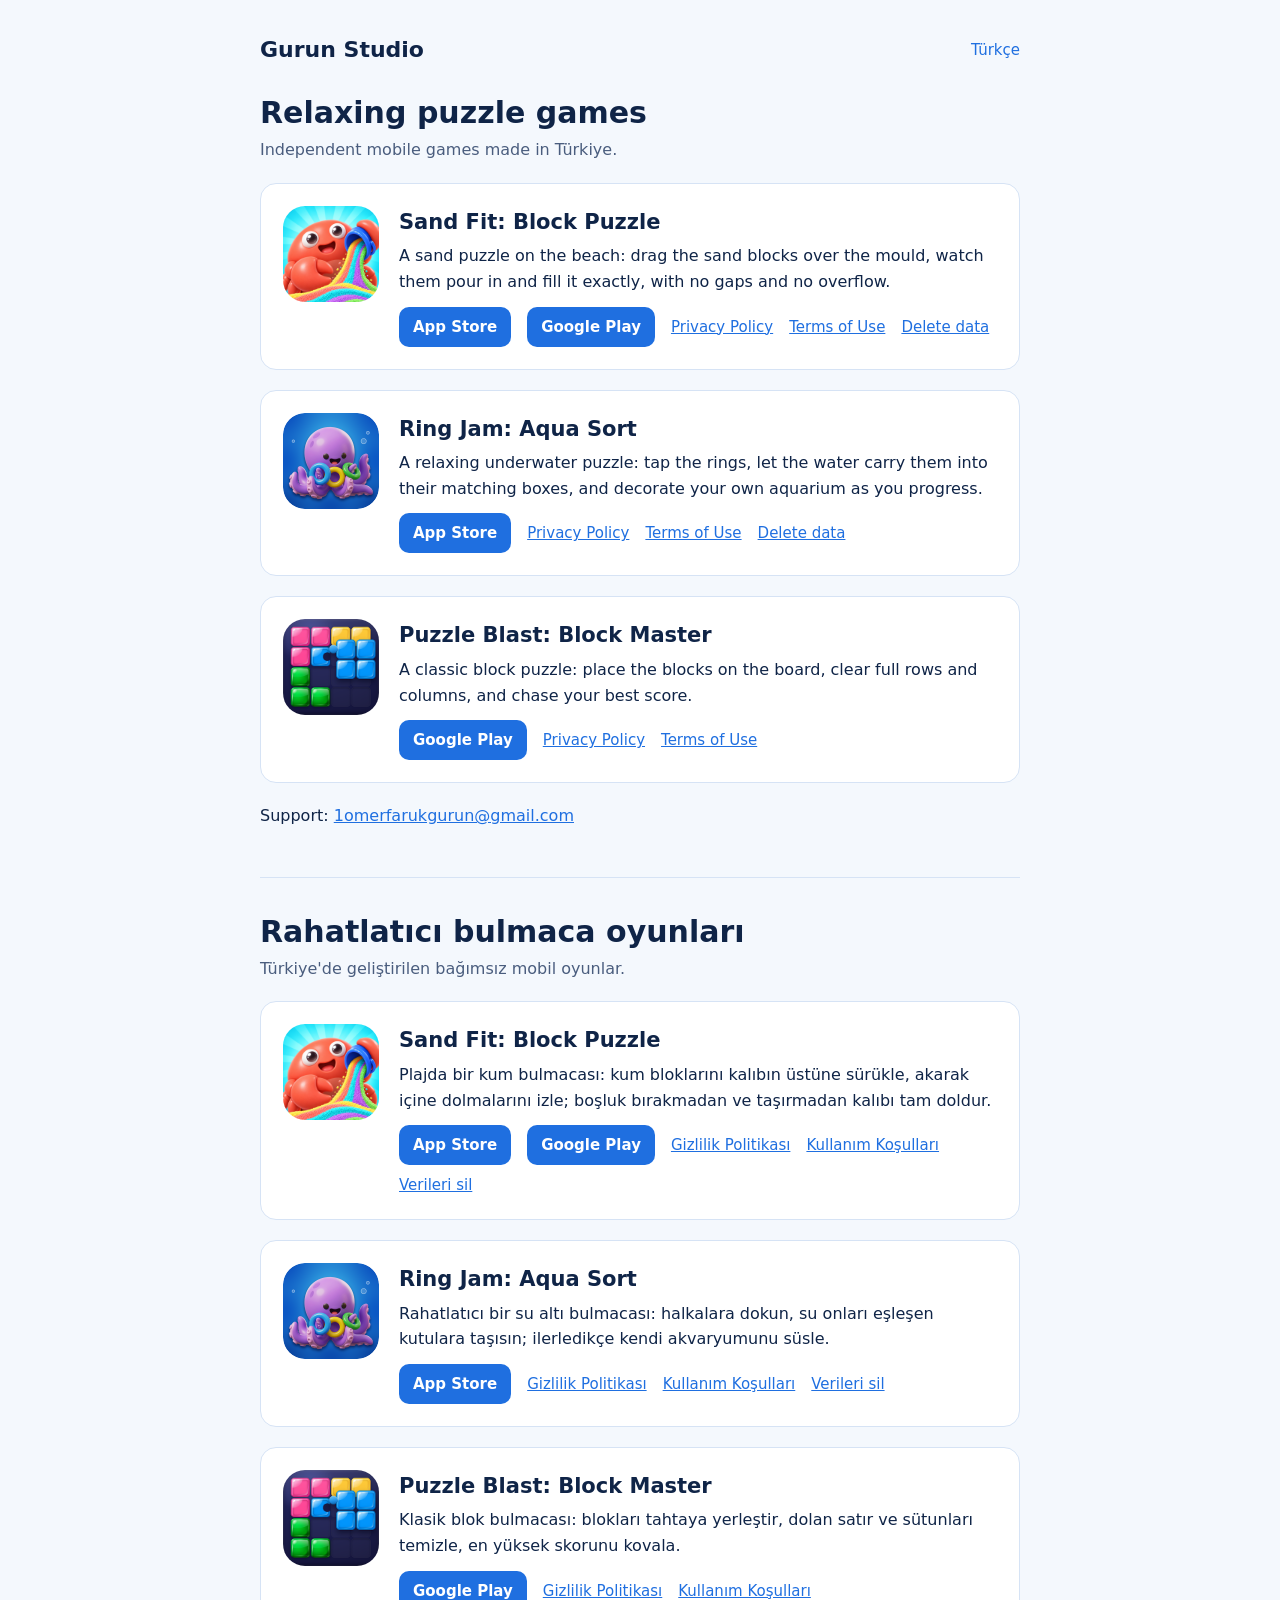
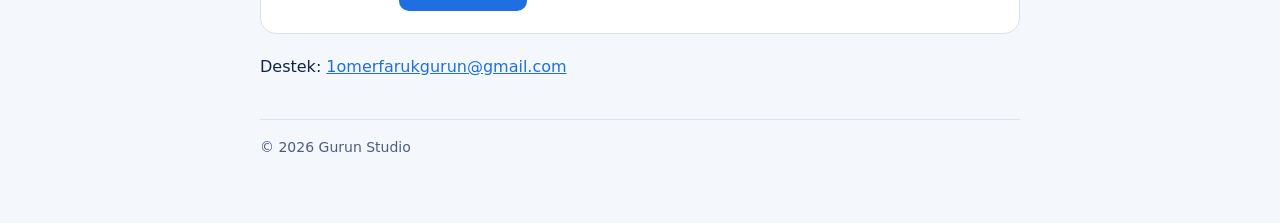
<file: index.html>
<!doctype html>
<html lang="en">
<head>
<meta charset="utf-8">
<meta name="viewport" content="width=device-width, initial-scale=1">
<title>Gurun Studio</title>
<meta name="description" content="Gurun Studio – mobile puzzle games: Sand Fit: Block Puzzle, Ring Jam: Aqua Sort and Puzzle Blast: Block Master.">
<style>
:root {
  --ink: #0f2447; --muted: #4a5d7e; --line: #d6e3f5;
  --bg: #f4f8fd; --card: #ffffff; --accent: #1f6fe0;
}
@media (prefers-color-scheme: dark) {
  :root { --ink: #e6eefb; --muted: #9fb2d0; --line: #253a5c; --bg: #0c1a33; --card: #13264a; --accent: #6aa8ff; }
}
* { box-sizing: border-box; }
body { margin: 0; padding: 0 16px; background: var(--bg); color: var(--ink);
  font: 16px/1.6 system-ui, -apple-system, "Segoe UI", Roboto, sans-serif; }
main { max-width: 760px; margin: 0 auto; padding: 32px 0 64px; }
header { display: flex; justify-content: space-between; align-items: center; gap: 12px; flex-wrap: wrap; }
.brand { font-weight: 800; font-size: 22px; }
nav a { color: var(--accent); text-decoration: none; font-size: 15px; }
h1 { font-size: 30px; line-height: 1.2; margin: 28px 0 6px; }
.lead { color: var(--muted); margin: 0 0 8px; }
.game { display: flex; gap: 20px; align-items: flex-start; background: var(--card);
  border: 1px solid var(--line); border-radius: 16px; padding: 22px; margin: 20px 0; }
.game img { width: 96px; height: 96px; border-radius: 22px; flex: none; }
.game h2 { margin: 0 0 4px; font-size: 21px; }
.game p { margin: 0 0 12px; }
.links { display: flex; flex-wrap: wrap; gap: 8px 16px; font-size: 15px; }
.btn { display: inline-block; background: #1f6fe0; color: #fff; text-decoration: none;
  font-weight: 600; padding: 8px 14px; border-radius: 10px; font-size: 15px; }
.links a:not(.btn) { color: var(--accent); align-self: center; }
.muted { color: var(--muted); font-size: 14px; }
section.lang { margin-top: 48px; padding-top: 8px; border-top: 1px solid var(--line); }
footer { margin-top: 40px; padding-top: 16px; border-top: 1px solid var(--line); }
a { color: var(--accent); overflow-wrap: anywhere; }
.game > div { min-width: 0; }
@media (max-width: 480px) {
  .game { flex-direction: column; gap: 14px; }
  .game img { width: 80px; height: 80px; border-radius: 18px; }
}
</style>
</head>
<body>
<main>
<header>
  <span class="brand">Gurun Studio</span>
  <nav><a href="#tr">Türkçe</a></nav>
</header>

<h1>Relaxing puzzle games</h1>
<p class="lead">Independent mobile games made in Türkiye.</p>

<article class="game" id="sand-fit">
  <img src="img/sand-fit.png" alt="Sand Fit: Block Puzzle icon">
  <div>
    <h2>Sand Fit: Block Puzzle</h2>
    <p>A sand puzzle on the beach: drag the sand blocks over the mould, watch them pour in and fill it exactly, with no gaps and no overflow.</p>
    <div class="links">
      <a class="btn" href="https://apps.apple.com/app/id6820926375" aria-label="Download Sand Fit on the App Store">App Store</a>
      <a class="btn" href="https://play.google.com/store/apps/details?id=com.omerfarukgurun.sandfit" aria-label="Get Sand Fit on Google Play">Google Play</a>
      <a href="sandfit/privacy/">Privacy Policy</a>
      <a href="sandfit/terms/">Terms of Use</a>
      <a href="sandfit/privacy/#delete">Delete data</a>
    </div>
  </div>
</article>

<article class="game" id="ring-jam">
  <img src="img/ring-jam.png" alt="Ring Jam: Aqua Sort icon">
  <div>
    <h2>Ring Jam: Aqua Sort</h2>
    <p>A relaxing underwater puzzle: tap the rings, let the water carry them into their matching boxes, and decorate your own aquarium as you progress.</p>
    <div class="links">
      <a class="btn" href="https://apps.apple.com/app/ring-jam-aqua-sort/id6812517327">App Store</a>
      <a href="https://ring-jam-58fcd.web.app/privacy">Privacy Policy</a>
      <a href="https://ring-jam-58fcd.web.app/terms">Terms of Use</a>
      <a href="https://ring-jam-58fcd.web.app/delete-account">Delete data</a>
    </div>
  </div>
</article>

<article class="game" id="puzzle-blast">
  <img src="img/puzzle-blast.png" alt="Puzzle Blast: Block Master icon">
  <div>
    <h2>Puzzle Blast: Block Master</h2>
    <p>A classic block puzzle: place the blocks on the board, clear full rows and columns, and chase your best score.</p>
    <div class="links">
      <a class="btn" href="https://play.google.com/store/apps/details?id=com.omerfarukgurun.puzzleblast">Google Play</a>
      <a href="https://ofgurun.github.io/puzzleblast-privacy/">Privacy Policy</a>
      <a href="https://ofgurun.github.io/puzzleblast-terms/">Terms of Use</a>
    </div>
  </div>
</article>

<p>Support: <a href="mailto:1omerfarukgurun@gmail.com">1omerfarukgurun@gmail.com</a></p>

<section class="lang" id="tr" lang="tr">
  <h1>Rahatlatıcı bulmaca oyunları</h1>
  <p class="lead">Türkiye'de geliştirilen bağımsız mobil oyunlar.</p>

  <article class="game">
    <img src="img/sand-fit.png" alt="Sand Fit: Block Puzzle simgesi">
    <div>
      <h2>Sand Fit: Block Puzzle</h2>
      <p>Plajda bir kum bulmacası: kum bloklarını kalıbın üstüne sürükle, akarak içine dolmalarını izle; boşluk bırakmadan ve taşırmadan kalıbı tam doldur.</p>
      <div class="links">
        <a class="btn" href="https://apps.apple.com/tr/app/id6820926375" aria-label="Sand Fit'i App Store'dan indir">App Store</a>
        <a class="btn" href="https://play.google.com/store/apps/details?id=com.omerfarukgurun.sandfit&amp;hl=tr" aria-label="Sand Fit'i Google Play'den indir">Google Play</a>
        <a href="sandfit/tr/privacy/">Gizlilik Politikası</a>
        <a href="sandfit/tr/terms/">Kullanım Koşulları</a>
        <a href="sandfit/tr/privacy/#delete">Verileri sil</a>
      </div>
    </div>
  </article>

  <article class="game">
    <img src="img/ring-jam.png" alt="Ring Jam: Aqua Sort simgesi">
    <div>
      <h2>Ring Jam: Aqua Sort</h2>
      <p>Rahatlatıcı bir su altı bulmacası: halkalara dokun, su onları eşleşen kutulara taşısın; ilerledikçe kendi akvaryumunu süsle.</p>
      <div class="links">
        <a class="btn" href="https://apps.apple.com/tr/app/ring-jam-aqua-sort/id6812517327">App Store</a>
        <a href="https://ring-jam-58fcd.web.app/tr/privacy">Gizlilik Politikası</a>
        <a href="https://ring-jam-58fcd.web.app/tr/terms">Kullanım Koşulları</a>
        <a href="https://ring-jam-58fcd.web.app/tr/delete-account">Verileri sil</a>
      </div>
    </div>
  </article>

  <article class="game">
    <img src="img/puzzle-blast.png" alt="Puzzle Blast: Block Master simgesi">
    <div>
      <h2>Puzzle Blast: Block Master</h2>
      <p>Klasik blok bulmacası: blokları tahtaya yerleştir, dolan satır ve sütunları temizle, en yüksek skorunu kovala.</p>
      <div class="links">
        <a class="btn" href="https://play.google.com/store/apps/details?id=com.omerfarukgurun.puzzleblast&amp;hl=tr">Google Play</a>
        <a href="https://ofgurun.github.io/puzzleblast-privacy/">Gizlilik Politikası</a>
        <a href="https://ofgurun.github.io/puzzleblast-terms/">Kullanım Koşulları</a>
      </div>
    </div>
  </article>

  <p>Destek: <a href="mailto:1omerfarukgurun@gmail.com">1omerfarukgurun@gmail.com</a></p>
</section>

<footer class="muted">© 2026 Gurun Studio</footer>
</main>
</body>
</html>
</file>
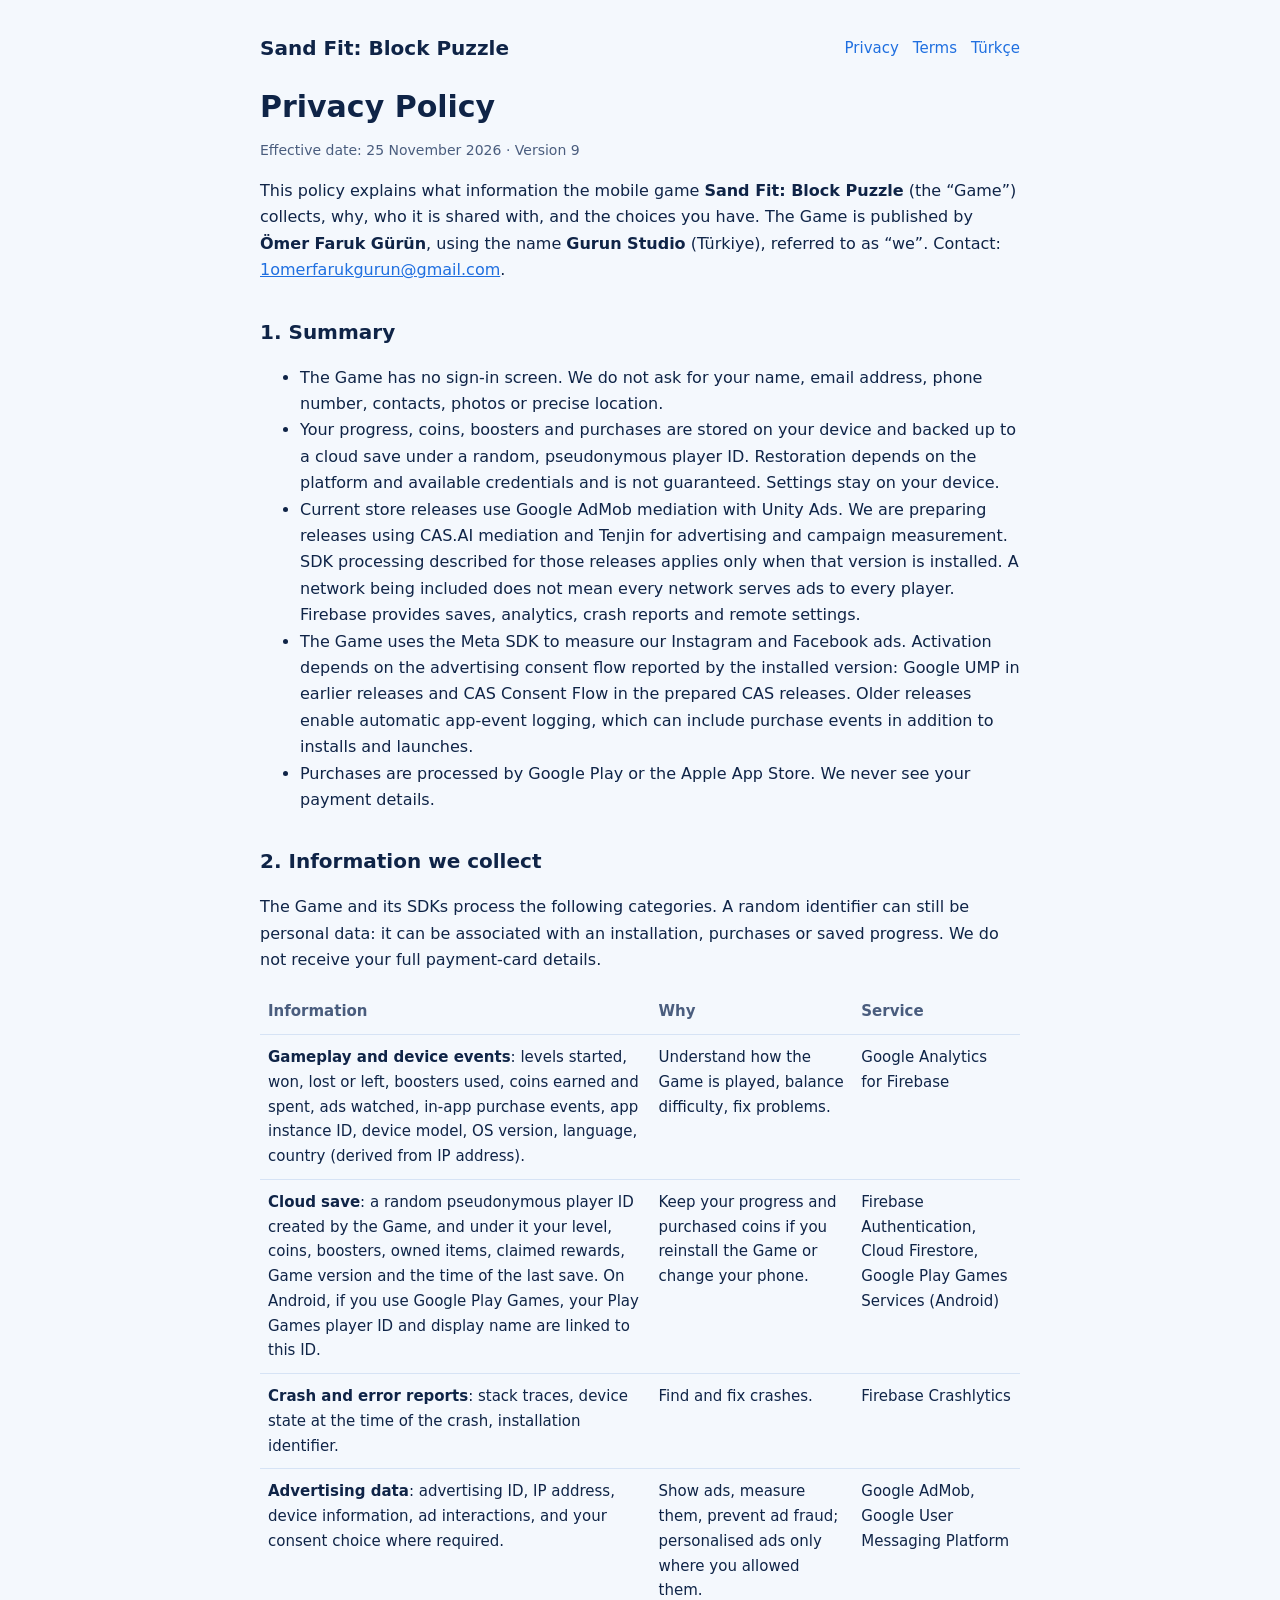
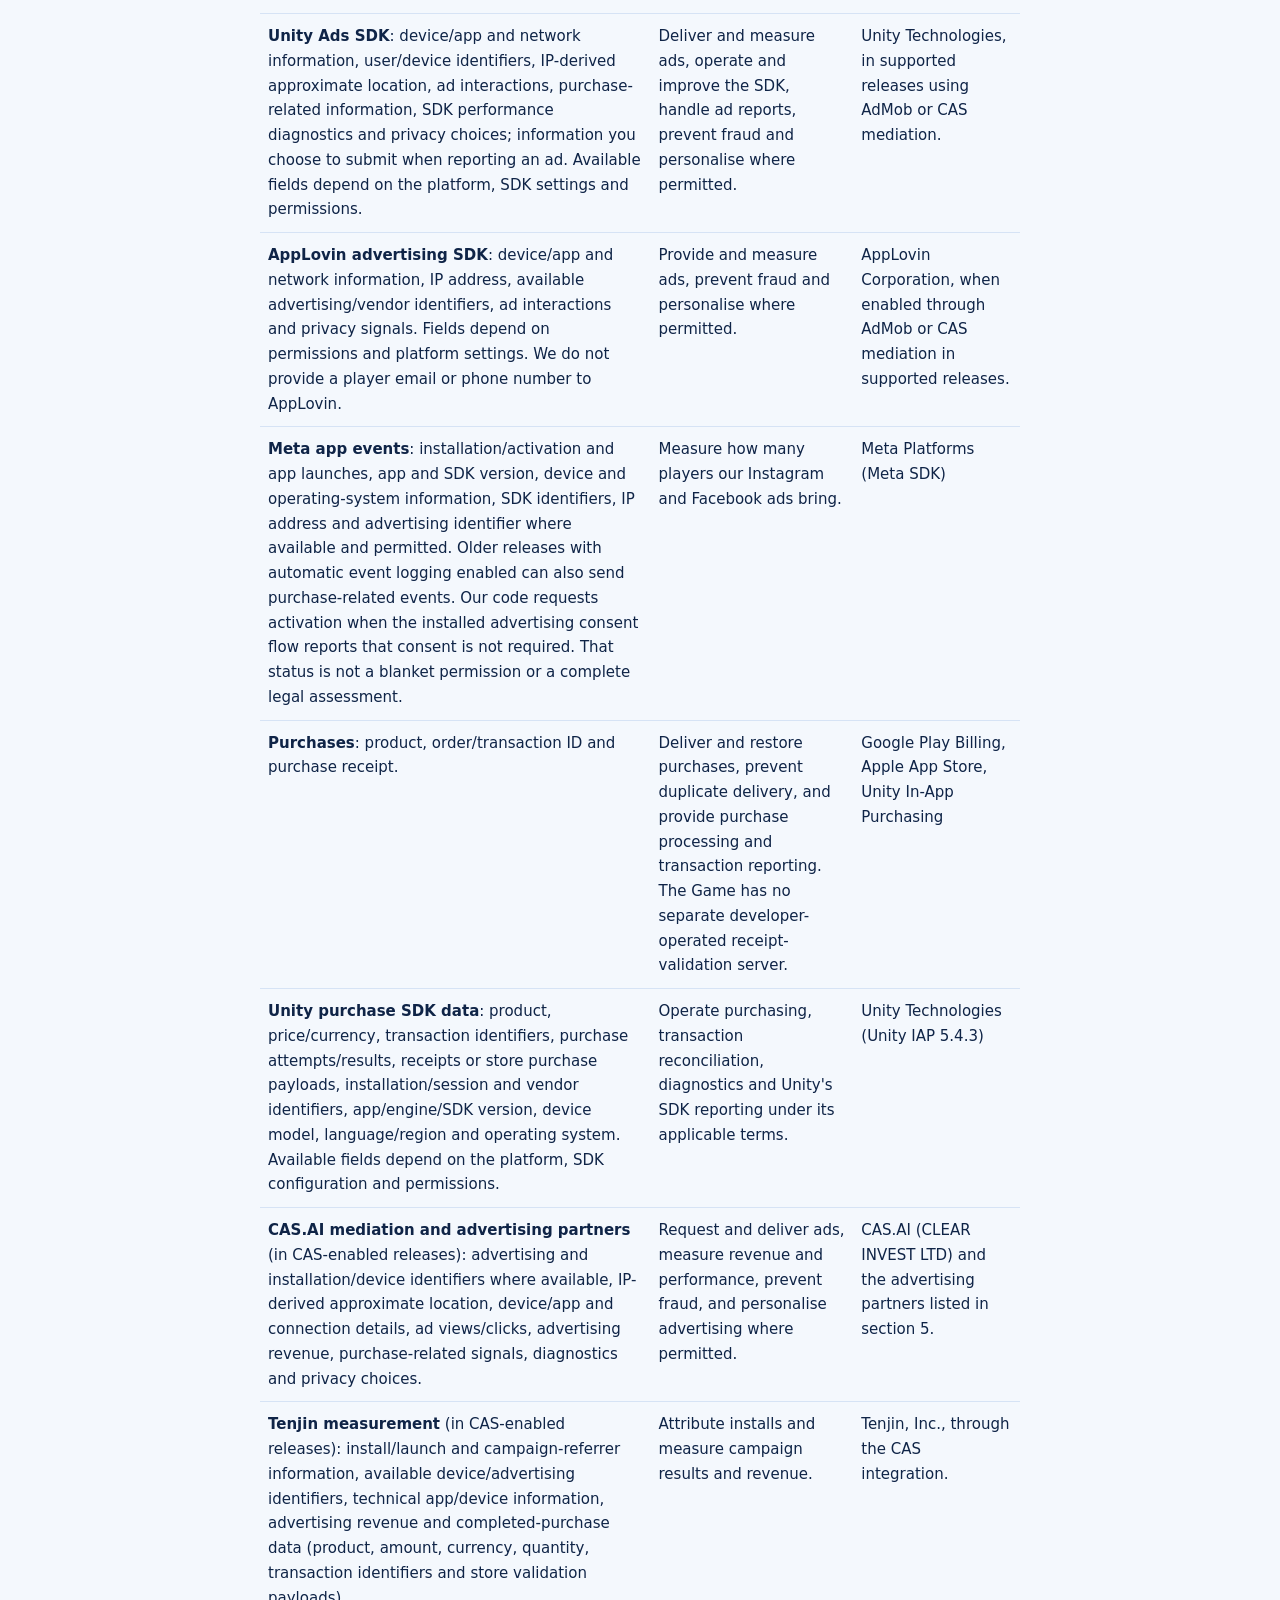
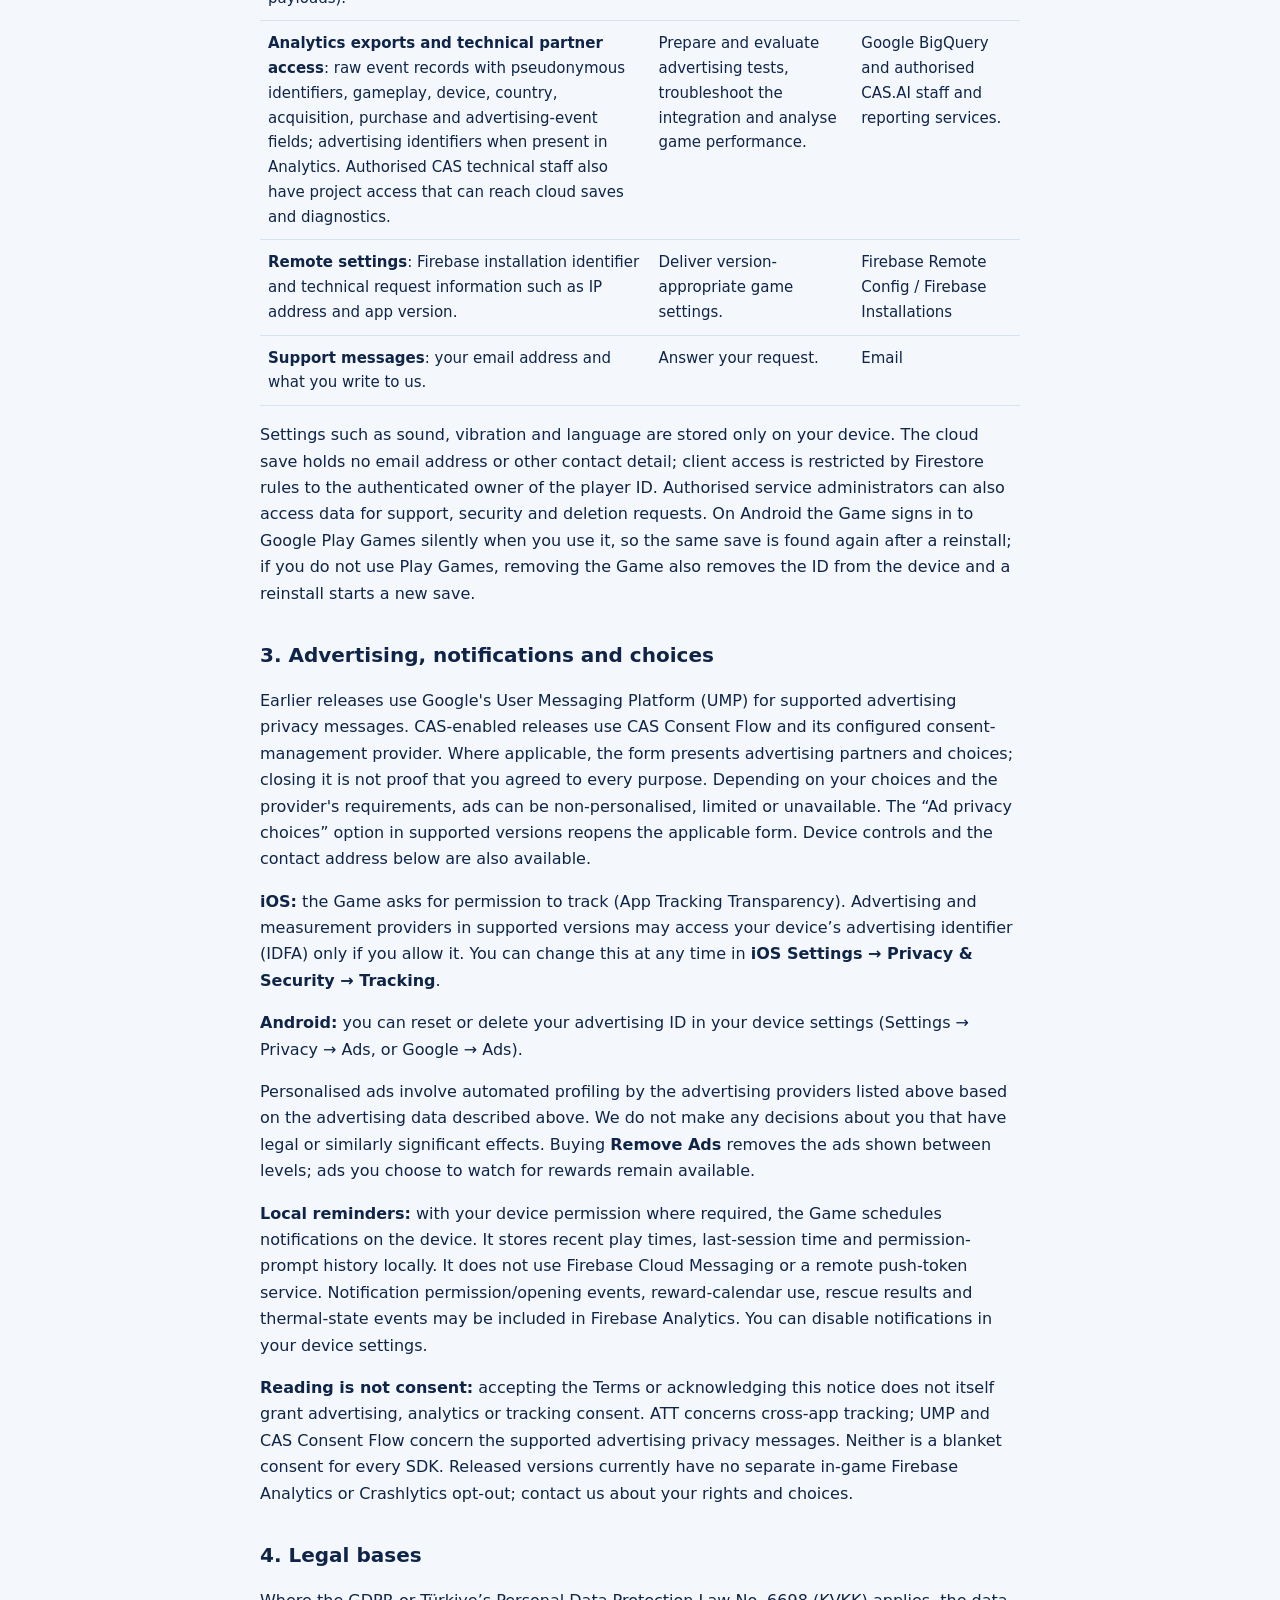
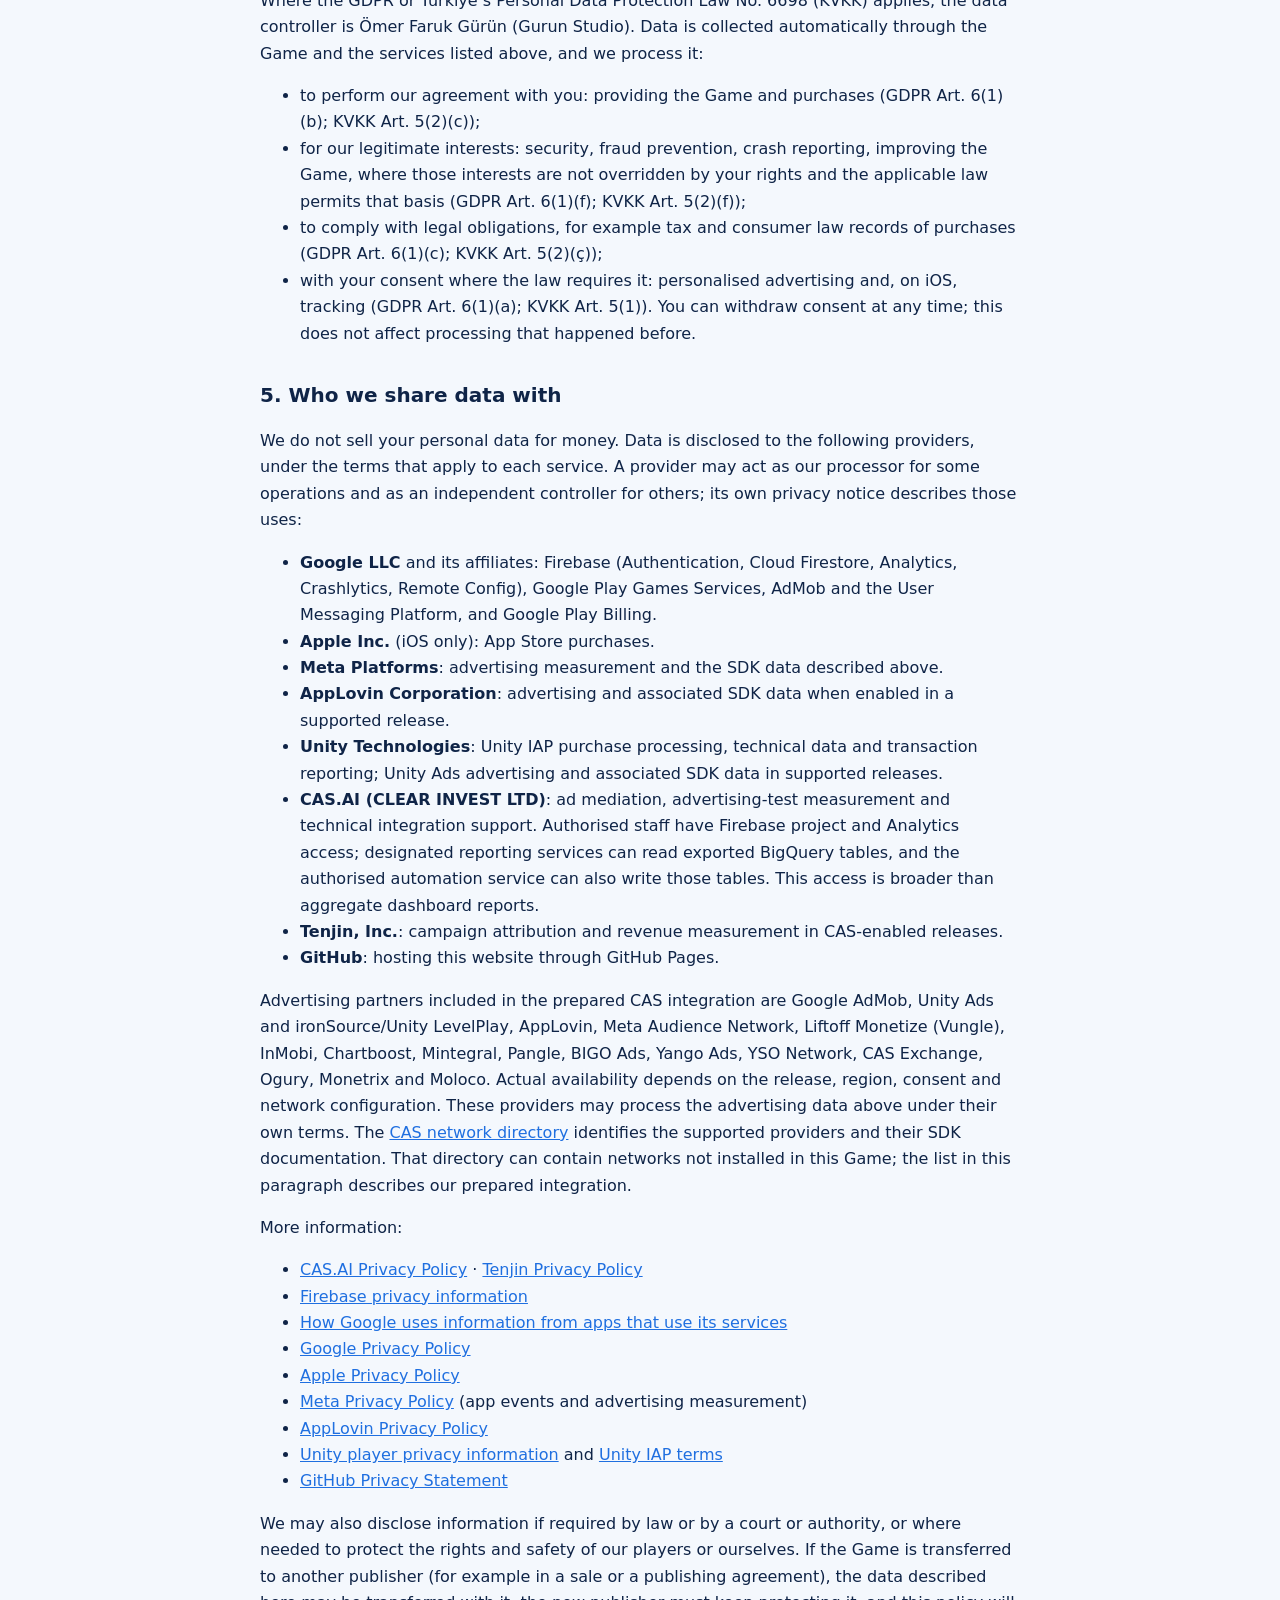
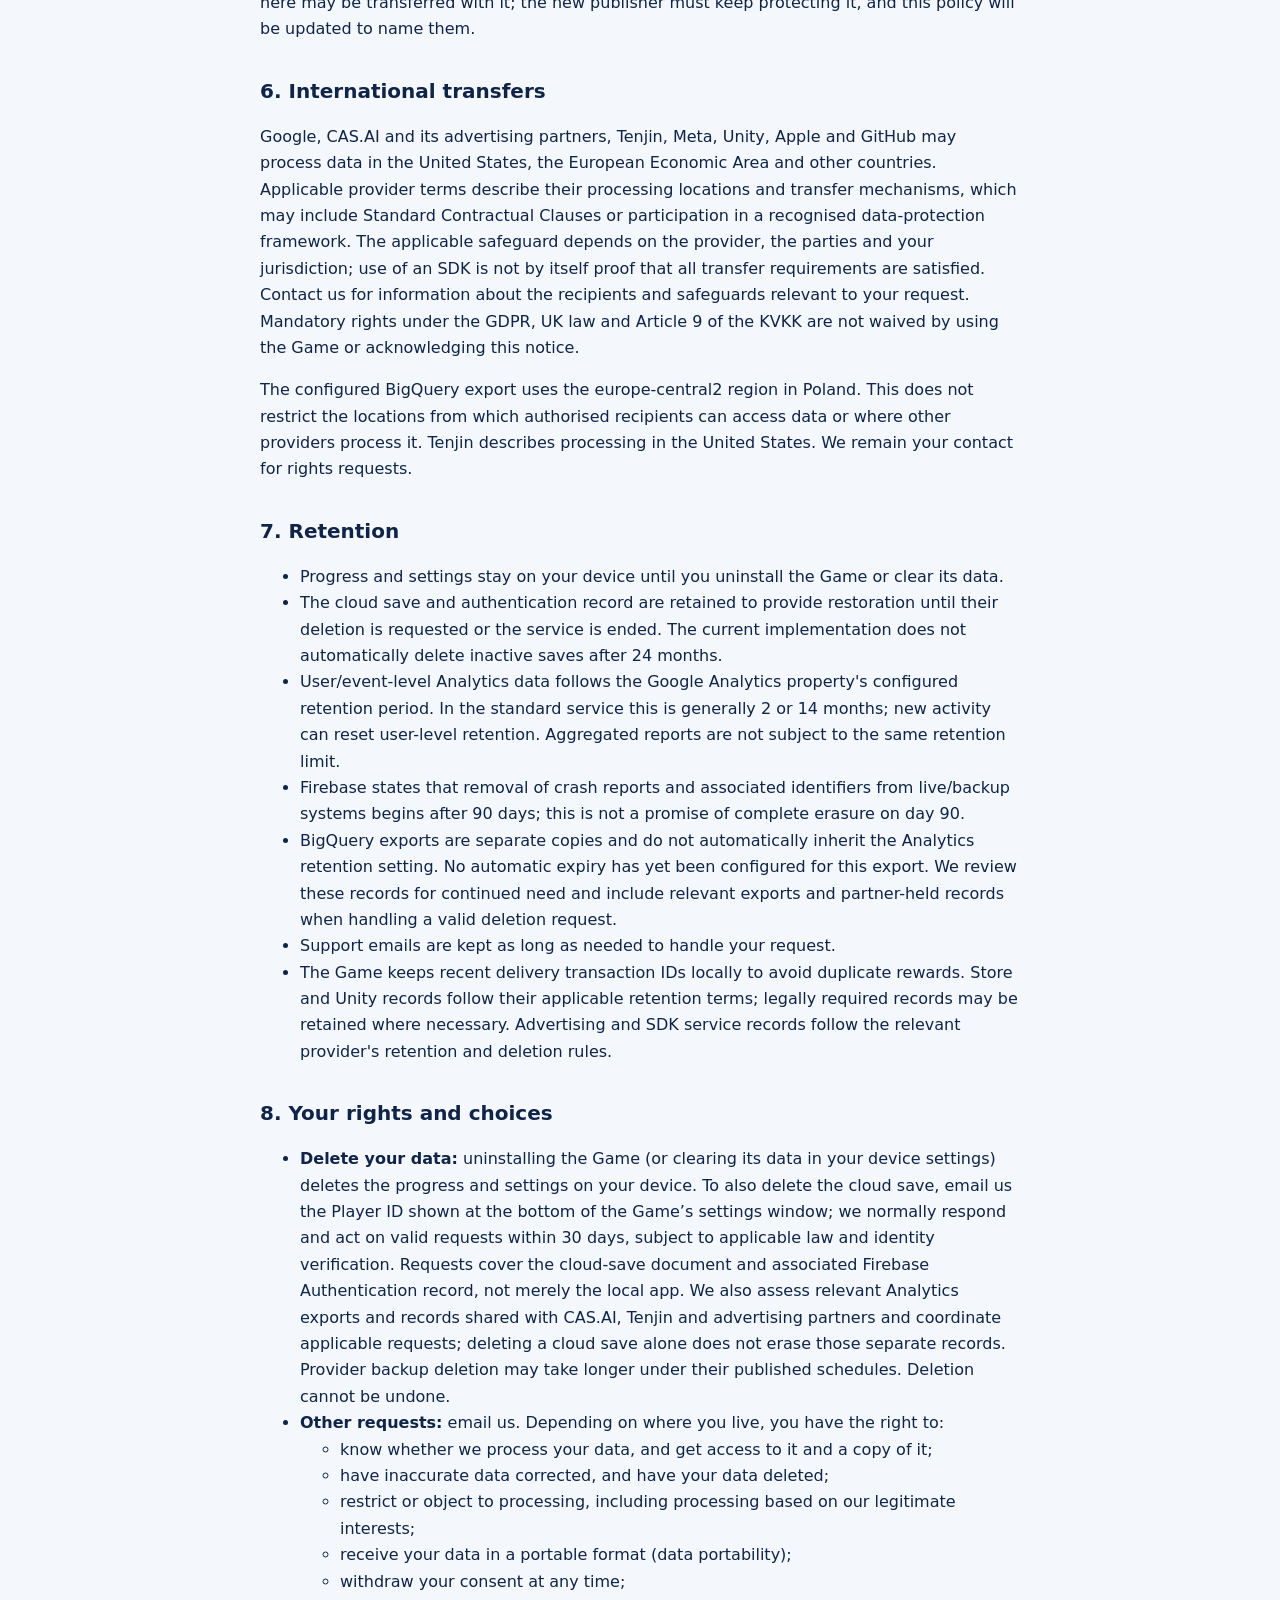
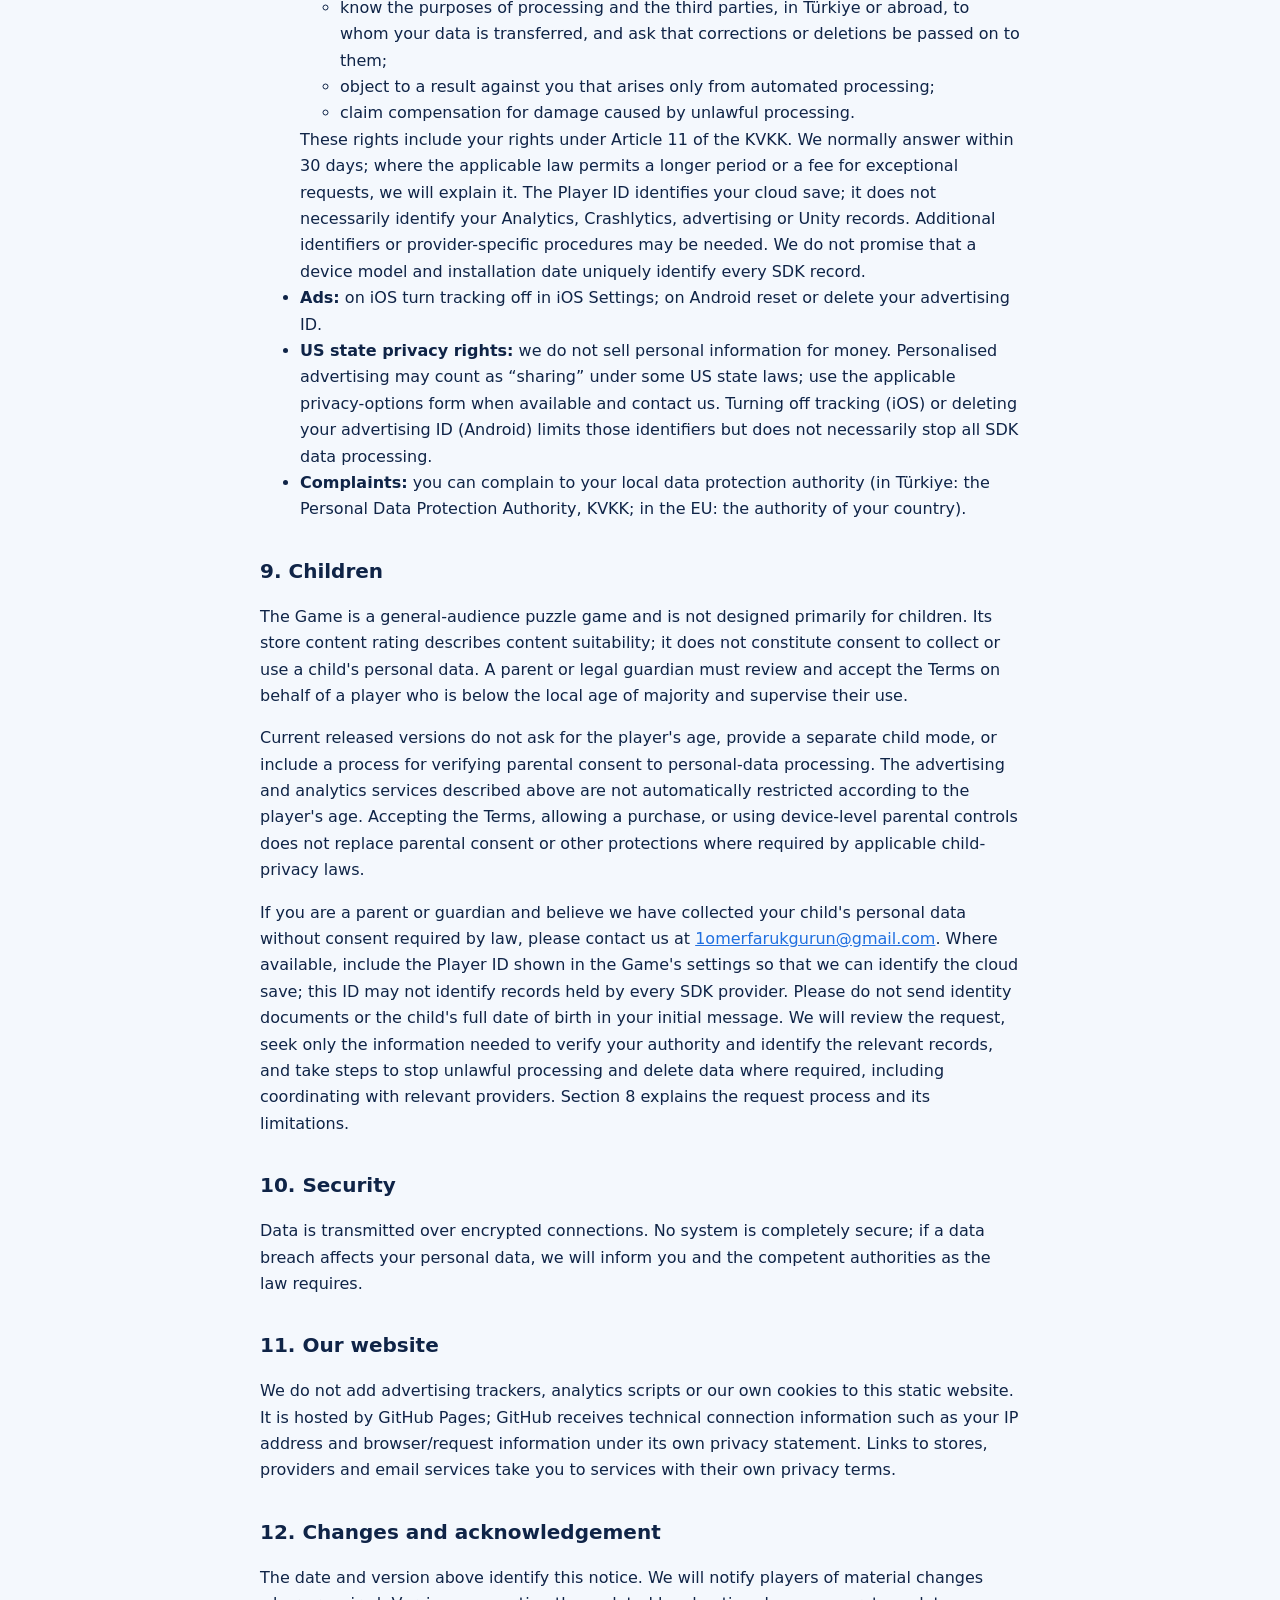
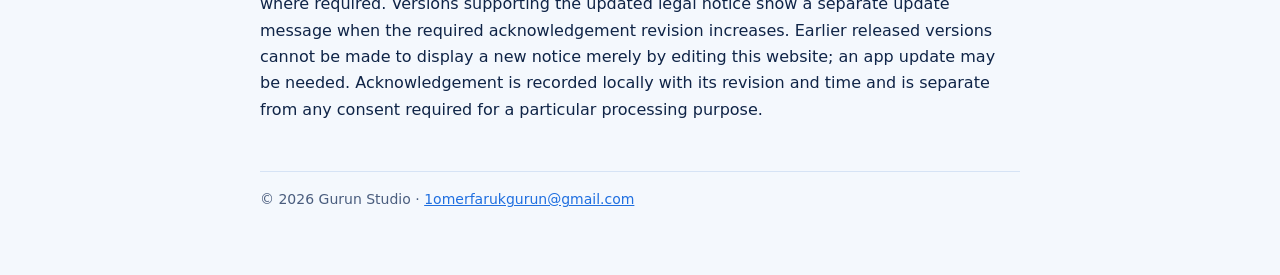
<file: sandfit/privacy/index.html>
<!doctype html>
<html lang="en">
<head>
<meta charset="utf-8">
<meta name="viewport" content="width=device-width, initial-scale=1">
<title>Privacy Policy – Sand Fit: Block Puzzle</title>
<link rel="stylesheet" href="/sandfit/style.css">
</head>
<body>
<main>
<header>
  <a class="brand" href="/">Sand Fit: Block Puzzle</a>
  <nav><a href="/sandfit/privacy/">Privacy</a><a href="/sandfit/terms/">Terms</a><a href="/sandfit/tr/privacy/">Türkçe</a></nav>
</header>

<h1>Privacy Policy</h1>
<p class="muted">Effective date: 25 November 2026 · Version 9</p>

<p>This policy explains what information the mobile game <strong>Sand Fit: Block Puzzle</strong> (the “Game”) collects, why, who it is shared with, and the choices you have. The Game is published by <strong>Ömer Faruk Gürün</strong>, using the name <strong>Gurun Studio</strong> (Türkiye), referred to as “we”. Contact: <a href="mailto:1omerfarukgurun@gmail.com">1omerfarukgurun@gmail.com</a>.</p>

<h2>1. Summary</h2>
<ul>
  <li>The Game has no sign-in screen. We do not ask for your name, email address, phone number, contacts, photos or precise location.</li>
  <li>Your progress, coins, boosters and purchases are stored on your device and backed up to a cloud save under a random, pseudonymous player ID. Restoration depends on the platform and available credentials and is not guaranteed. Settings stay on your device.</li>
  <li>Current store releases use Google AdMob mediation with Unity Ads. We are preparing releases using CAS.AI mediation and Tenjin for advertising and campaign measurement. SDK processing described for those releases applies only when that version is installed. A network being included does not mean every network serves ads to every player. Firebase provides saves, analytics, crash reports and remote settings.</li>
  <li>The Game uses the Meta SDK to measure our Instagram and Facebook ads. Activation depends on the advertising consent flow reported by the installed version: Google UMP in earlier releases and CAS Consent Flow in the prepared CAS releases. Older releases enable automatic app-event logging, which can include purchase events in addition to installs and launches.</li>
  <li>Purchases are processed by Google Play or the Apple App Store. We never see your payment details.</li>
</ul>

<h2>2. Information we collect</h2>
<p>The Game and its SDKs process the following categories. A random identifier can still be personal data: it can be associated with an installation, purchases or saved progress. We do not receive your full payment-card details.</p>
<div class="table-wrap">
<table>
  <tr><th>Information</th><th>Why</th><th>Service</th></tr>
  <tr><td><strong>Gameplay and device events</strong>: levels started, won, lost or left, boosters used, coins earned and spent, ads watched, in-app purchase events, app instance ID, device model, OS version, language, country (derived from IP address).</td><td>Understand how the Game is played, balance difficulty, fix problems.</td><td>Google Analytics for Firebase</td></tr>
  <tr><td><strong>Cloud save</strong>: a random pseudonymous player ID created by the Game, and under it your level, coins, boosters, owned items, claimed rewards, Game version and the time of the last save. On Android, if you use Google Play Games, your Play Games player ID and display name are linked to this ID.</td><td>Keep your progress and purchased coins if you reinstall the Game or change your phone.</td><td>Firebase Authentication, Cloud Firestore, Google Play Games Services (Android)</td></tr>
  <tr><td><strong>Crash and error reports</strong>: stack traces, device state at the time of the crash, installation identifier.</td><td>Find and fix crashes.</td><td>Firebase Crashlytics</td></tr>
  <tr><td><strong>Advertising data</strong>: advertising ID, IP address, device information, ad interactions, and your consent choice where required.</td><td>Show ads, measure them, prevent ad fraud; personalised ads only where you allowed them.</td><td>Google AdMob, Google User Messaging Platform</td></tr>
  <tr><td><strong>Unity Ads SDK</strong>: device/app and network information, user/device identifiers, IP-derived approximate location, ad interactions, purchase-related information, SDK performance diagnostics and privacy choices; information you choose to submit when reporting an ad. Available fields depend on the platform, SDK settings and permissions.</td><td>Deliver and measure ads, operate and improve the SDK, handle ad reports, prevent fraud and personalise where permitted.</td><td>Unity Technologies, in supported releases using AdMob or CAS mediation.</td></tr>
  <tr><td><strong>AppLovin advertising SDK</strong>: device/app and network information, IP address, available advertising/vendor identifiers, ad interactions and privacy signals. Fields depend on permissions and platform settings. We do not provide a player email or phone number to AppLovin.</td><td>Provide and measure ads, prevent fraud and personalise where permitted.</td><td>AppLovin Corporation, when enabled through AdMob or CAS mediation in supported releases.</td></tr>
  <tr><td><strong>Meta app events</strong>: installation/activation and app launches, app and SDK version, device and operating-system information, SDK identifiers, IP address and advertising identifier where available and permitted. Older releases with automatic event logging enabled can also send purchase-related events. Our code requests activation when the installed advertising consent flow reports that consent is not required. That status is not a blanket permission or a complete legal assessment.</td><td>Measure how many players our Instagram and Facebook ads bring.</td><td>Meta Platforms (Meta SDK)</td></tr>
  <tr><td><strong>Purchases</strong>: product, order/transaction ID and purchase receipt.</td><td>Deliver and restore purchases, prevent duplicate delivery, and provide purchase processing and transaction reporting. The Game has no separate developer-operated receipt-validation server.</td><td>Google Play Billing, Apple App Store, Unity In-App Purchasing</td></tr>
  <tr><td><strong>Unity purchase SDK data</strong>: product, price/currency, transaction identifiers, purchase attempts/results, receipts or store purchase payloads, installation/session and vendor identifiers, app/engine/SDK version, device model, language/region and operating system. Available fields depend on the platform, SDK configuration and permissions.</td><td>Operate purchasing, transaction reconciliation, diagnostics and Unity's SDK reporting under its applicable terms.</td><td>Unity Technologies (Unity IAP 5.4.3)</td></tr>
  <tr><td><strong>CAS.AI mediation and advertising partners</strong> (in CAS-enabled releases): advertising and installation/device identifiers where available, IP-derived approximate location, device/app and connection details, ad views/clicks, advertising revenue, purchase-related signals, diagnostics and privacy choices.</td><td>Request and deliver ads, measure revenue and performance, prevent fraud, and personalise advertising where permitted.</td><td>CAS.AI (CLEAR INVEST LTD) and the advertising partners listed in section 5.</td></tr>
  <tr><td><strong>Tenjin measurement</strong> (in CAS-enabled releases): install/launch and campaign-referrer information, available device/advertising identifiers, technical app/device information, advertising revenue and completed-purchase data (product, amount, currency, quantity, transaction identifiers and store validation payloads).</td><td>Attribute installs and measure campaign results and revenue.</td><td>Tenjin, Inc., through the CAS integration.</td></tr>
  <tr><td><strong>Analytics exports and technical partner access</strong>: raw event records with pseudonymous identifiers, gameplay, device, country, acquisition, purchase and advertising-event fields; advertising identifiers when present in Analytics. Authorised CAS technical staff also have project access that can reach cloud saves and diagnostics.</td><td>Prepare and evaluate advertising tests, troubleshoot the integration and analyse game performance.</td><td>Google BigQuery and authorised CAS.AI staff and reporting services.</td></tr>
  <tr><td><strong>Remote settings</strong>: Firebase installation identifier and technical request information such as IP address and app version.</td><td>Deliver version-appropriate game settings.</td><td>Firebase Remote Config / Firebase Installations</td></tr>
  <tr><td><strong>Support messages</strong>: your email address and what you write to us.</td><td>Answer your request.</td><td>Email</td></tr>
</table>
</div>
<p>Settings such as sound, vibration and language are stored only on your device. The cloud save holds no email address or other contact detail; client access is restricted by Firestore rules to the authenticated owner of the player ID. Authorised service administrators can also access data for support, security and deletion requests. On Android the Game signs in to Google Play Games silently when you use it, so the same save is found again after a reinstall; if you do not use Play Games, removing the Game also removes the ID from the device and a reinstall starts a new save.</p>

<h2>3. Advertising, notifications and choices</h2>
<p>Earlier releases use Google's User Messaging Platform (UMP) for supported advertising privacy messages. CAS-enabled releases use CAS Consent Flow and its configured consent-management provider. Where applicable, the form presents advertising partners and choices; closing it is not proof that you agreed to every purpose. Depending on your choices and the provider's requirements, ads can be non-personalised, limited or unavailable. The “Ad privacy choices” option in supported versions reopens the applicable form. Device controls and the contact address below are also available.</p>
<p><strong>iOS:</strong> the Game asks for permission to track (App Tracking Transparency). Advertising and measurement providers in supported versions may access your device’s advertising identifier (IDFA) only if you allow it. You can change this at any time in <strong>iOS Settings → Privacy &amp; Security → Tracking</strong>.</p>
<p><strong>Android:</strong> you can reset or delete your advertising ID in your device settings (Settings → Privacy → Ads, or Google → Ads).</p>
<p>Personalised ads involve automated profiling by the advertising providers listed above based on the advertising data described above. We do not make any decisions about you that have legal or similarly significant effects. Buying <strong>Remove Ads</strong> removes the ads shown between levels; ads you choose to watch for rewards remain available.</p>

<p><strong>Local reminders:</strong> with your device permission where required, the Game schedules notifications on the device. It stores recent play times, last-session time and permission-prompt history locally. It does not use Firebase Cloud Messaging or a remote push-token service. Notification permission/opening events, reward-calendar use, rescue results and thermal-state events may be included in Firebase Analytics. You can disable notifications in your device settings.</p>
<p><strong>Reading is not consent:</strong> accepting the Terms or acknowledging this notice does not itself grant advertising, analytics or tracking consent. ATT concerns cross-app tracking; UMP and CAS Consent Flow concern the supported advertising privacy messages. Neither is a blanket consent for every SDK. Released versions currently have no separate in-game Firebase Analytics or Crashlytics opt-out; contact us about your rights and choices.</p>

<h2>4. Legal bases</h2>
<p>Where the GDPR or Türkiye’s Personal Data Protection Law No. 6698 (KVKK) applies, the data controller is Ömer Faruk Gürün (Gurun Studio). Data is collected automatically through the Game and the services listed above, and we process it:</p>
<ul>
  <li>to perform our agreement with you: providing the Game and purchases (GDPR Art. 6(1)(b); KVKK Art. 5(2)(c));</li>
  <li>for our legitimate interests: security, fraud prevention, crash reporting, improving the Game, where those interests are not overridden by your rights and the applicable law permits that basis (GDPR Art. 6(1)(f); KVKK Art. 5(2)(f));</li>
  <li>to comply with legal obligations, for example tax and consumer law records of purchases (GDPR Art. 6(1)(c); KVKK Art. 5(2)(ç));</li>
  <li>with your consent where the law requires it: personalised advertising and, on iOS, tracking (GDPR Art. 6(1)(a); KVKK Art. 5(1)). You can withdraw consent at any time; this does not affect processing that happened before.</li>
</ul>

<h2>5. Who we share data with</h2>
<p>We do not sell your personal data for money. Data is disclosed to the following providers, under the terms that apply to each service. A provider may act as our processor for some operations and as an independent controller for others; its own privacy notice describes those uses:</p>
<ul>
  <li><strong>Google LLC</strong> and its affiliates: Firebase (Authentication, Cloud Firestore, Analytics, Crashlytics, Remote Config), Google Play Games Services, AdMob and the User Messaging Platform, and Google Play Billing.</li>
  <li><strong>Apple Inc.</strong> (iOS only): App Store purchases.</li>
  <li><strong>Meta Platforms</strong>: advertising measurement and the SDK data described above.</li>
  <li><strong>AppLovin Corporation</strong>: advertising and associated SDK data when enabled in a supported release.</li>
  <li><strong>Unity Technologies</strong>: Unity IAP purchase processing, technical data and transaction reporting; Unity Ads advertising and associated SDK data in supported releases.</li>
  <li><strong>CAS.AI (CLEAR INVEST LTD)</strong>: ad mediation, advertising-test measurement and technical integration support. Authorised staff have Firebase project and Analytics access; designated reporting services can read exported BigQuery tables, and the authorised automation service can also write those tables. This access is broader than aggregate dashboard reports.</li>
  <li><strong>Tenjin, Inc.</strong>: campaign attribution and revenue measurement in CAS-enabled releases.</li>
  <li><strong>GitHub</strong>: hosting this website through GitHub Pages.</li>
</ul>
<p>Advertising partners included in the prepared CAS integration are Google AdMob, Unity Ads and ironSource/Unity LevelPlay, AppLovin, Meta Audience Network, Liftoff Monetize (Vungle), InMobi, Chartboost, Mintegral, Pangle, BIGO Ads, Yango Ads, YSO Network, CAS Exchange, Ogury, Monetrix and Moloco. Actual availability depends on the release, region, consent and network configuration. These providers may process the advertising data above under their own terms. The <a href="https://docs.page/cleveradssolutions/docs/android/mediated-networks" rel="noopener">CAS network directory</a> identifies the supported providers and their SDK documentation. That directory can contain networks not installed in this Game; the list in this paragraph describes our prepared integration.</p>
<p>More information:</p>
<ul>
  <li><a href="https://cas.ai/privacy-policy/" rel="noopener">CAS.AI Privacy Policy</a> · <a href="https://tenjin.com/privacy/" rel="noopener">Tenjin Privacy Policy</a></li>
  <li><a href="https://firebase.google.com/support/privacy" rel="noopener">Firebase privacy information</a></li>
  <li><a href="https://policies.google.com/technologies/partner-sites" rel="noopener">How Google uses information from apps that use its services</a></li>
  <li><a href="https://policies.google.com/privacy" rel="noopener">Google Privacy Policy</a></li>
  <li><a href="https://www.apple.com/legal/privacy/" rel="noopener">Apple Privacy Policy</a></li>
  <li><a href="https://www.facebook.com/privacy/policy/" rel="noopener">Meta Privacy Policy</a> (app events and advertising measurement)</li>
  <li><a href="https://legal.applovin.com/privacy/" rel="noopener">AppLovin Privacy Policy</a></li>
  <li><a href="https://unity.com/legal/game-player-and-app-user-privacy-policy" rel="noopener">Unity player privacy information</a> and <a href="https://unity.com/legal/iap-additional-terms" rel="noopener">Unity IAP terms</a></li>
  <li><a href="https://docs.github.com/en/site-policy/privacy-policies/github-general-privacy-statement" rel="noopener">GitHub Privacy Statement</a></li>
</ul>
<p>We may also disclose information if required by law or by a court or authority, or where needed to protect the rights and safety of our players or ourselves. If the Game is transferred to another publisher (for example in a sale or a publishing agreement), the data described here may be transferred with it; the new publisher must keep protecting it, and this policy will be updated to name them.</p>

<h2>6. International transfers</h2>
<p>Google, CAS.AI and its advertising partners, Tenjin, Meta, Unity, Apple and GitHub may process data in the United States, the European Economic Area and other countries. Applicable provider terms describe their processing locations and transfer mechanisms, which may include Standard Contractual Clauses or participation in a recognised data-protection framework. The applicable safeguard depends on the provider, the parties and your jurisdiction; use of an SDK is not by itself proof that all transfer requirements are satisfied. Contact us for information about the recipients and safeguards relevant to your request. Mandatory rights under the GDPR, UK law and Article 9 of the KVKK are not waived by using the Game or acknowledging this notice.</p>

<p>The configured BigQuery export uses the europe-central2 region in Poland. This does not restrict the locations from which authorised recipients can access data or where other providers process it. Tenjin describes processing in the United States. We remain your contact for rights requests.</p>

<h2>7. Retention</h2>
<ul>
  <li>Progress and settings stay on your device until you uninstall the Game or clear its data.</li>
  <li>The cloud save and authentication record are retained to provide restoration until their deletion is requested or the service is ended. The current implementation does not automatically delete inactive saves after 24 months.</li>
  <li>User/event-level Analytics data follows the Google Analytics property's configured retention period. In the standard service this is generally 2 or 14 months; new activity can reset user-level retention. Aggregated reports are not subject to the same retention limit.</li>
  <li>Firebase states that removal of crash reports and associated identifiers from live/backup systems begins after 90 days; this is not a promise of complete erasure on day 90.</li>
  <li>BigQuery exports are separate copies and do not automatically inherit the Analytics retention setting. No automatic expiry has yet been configured for this export. We review these records for continued need and include relevant exports and partner-held records when handling a valid deletion request.</li>
  <li>Support emails are kept as long as needed to handle your request.</li>
  <li>The Game keeps recent delivery transaction IDs locally to avoid duplicate rewards. Store and Unity records follow their applicable retention terms; legally required records may be retained where necessary. Advertising and SDK service records follow the relevant provider's retention and deletion rules.</li>
</ul>

<h2 id="delete">8. Your rights and choices</h2>
<ul>
  <li><strong>Delete your data:</strong> uninstalling the Game (or clearing its data in your device settings) deletes the progress and settings on your device. To also delete the cloud save, email us the Player ID shown at the bottom of the Game’s settings window; we normally respond and act on valid requests within 30 days, subject to applicable law and identity verification. Requests cover the cloud-save document and associated Firebase Authentication record, not merely the local app. We also assess relevant Analytics exports and records shared with CAS.AI, Tenjin and advertising partners and coordinate applicable requests; deleting a cloud save alone does not erase those separate records. Provider backup deletion may take longer under their published schedules. Deletion cannot be undone.</li>
  <li><strong>Other requests:</strong> email us. Depending on where you live, you have the right to:
    <ul>
      <li>know whether we process your data, and get access to it and a copy of it;</li>
      <li>have inaccurate data corrected, and have your data deleted;</li>
      <li>restrict or object to processing, including processing based on our legitimate interests;</li>
      <li>receive your data in a portable format (data portability);</li>
      <li>withdraw your consent at any time;</li>
      <li>know the purposes of processing and the third parties, in Türkiye or abroad, to whom your data is transferred, and ask that corrections or deletions be passed on to them;</li>
      <li>object to a result against you that arises only from automated processing;</li>
      <li>claim compensation for damage caused by unlawful processing.</li>
    </ul>
    These rights include your rights under Article 11 of the KVKK. We normally answer within 30 days; where the applicable law permits a longer period or a fee for exceptional requests, we will explain it. The Player ID identifies your cloud save; it does not necessarily identify your Analytics, Crashlytics, advertising or Unity records. Additional identifiers or provider-specific procedures may be needed. We do not promise that a device model and installation date uniquely identify every SDK record.</li>
  <li><strong>Ads:</strong> on iOS turn tracking off in iOS Settings; on Android reset or delete your advertising ID.</li>
  <li><strong>US state privacy rights:</strong> we do not sell personal information for money. Personalised advertising may count as “sharing” under some US state laws; use the applicable privacy-options form when available and contact us. Turning off tracking (iOS) or deleting your advertising ID (Android) limits those identifiers but does not necessarily stop all SDK data processing.</li>
  <li><strong>Complaints:</strong> you can complain to your local data protection authority (in Türkiye: the Personal Data Protection Authority, KVKK; in the EU: the authority of your country).</li>
</ul>

<h2>9. Children</h2>
<p>The Game is a general-audience puzzle game and is not designed primarily for children. Its store content rating describes content suitability; it does not constitute consent to collect or use a child's personal data. A parent or legal guardian must review and accept the Terms on behalf of a player who is below the local age of majority and supervise their use.</p>
<p>Current released versions do not ask for the player's age, provide a separate child mode, or include a process for verifying parental consent to personal-data processing. The advertising and analytics services described above are not automatically restricted according to the player's age. Accepting the Terms, allowing a purchase, or using device-level parental controls does not replace parental consent or other protections where required by applicable child-privacy laws.</p>
<p>If you are a parent or guardian and believe we have collected your child's personal data without consent required by law, please contact us at <a href="mailto:1omerfarukgurun@gmail.com">1omerfarukgurun@gmail.com</a>. Where available, include the Player ID shown in the Game's settings so that we can identify the cloud save; this ID may not identify records held by every SDK provider. Please do not send identity documents or the child's full date of birth in your initial message. We will review the request, seek only the information needed to verify your authority and identify the relevant records, and take steps to stop unlawful processing and delete data where required, including coordinating with relevant providers. Section 8 explains the request process and its limitations.</p>

<h2>10. Security</h2>
<p>Data is transmitted over encrypted connections. No system is completely secure; if a data breach affects your personal data, we will inform you and the competent authorities as the law requires.</p>

<h2>11. Our website</h2>
<p>We do not add advertising trackers, analytics scripts or our own cookies to this static website. It is hosted by GitHub Pages; GitHub receives technical connection information such as your IP address and browser/request information under its own privacy statement. Links to stores, providers and email services take you to services with their own privacy terms.</p>

<h2>12. Changes and acknowledgement</h2>
<p>The date and version above identify this notice. We will notify players of material changes where required. Versions supporting the updated legal notice show a separate update message when the required acknowledgement revision increases. Earlier released versions cannot be made to display a new notice merely by editing this website; an app update may be needed. Acknowledgement is recorded locally with its revision and time and is separate from any consent required for a particular processing purpose.</p>

<footer class="muted">© 2026 Gurun Studio · <a href="mailto:1omerfarukgurun@gmail.com">1omerfarukgurun@gmail.com</a></footer>
</main>
</body>
</html>
</file>
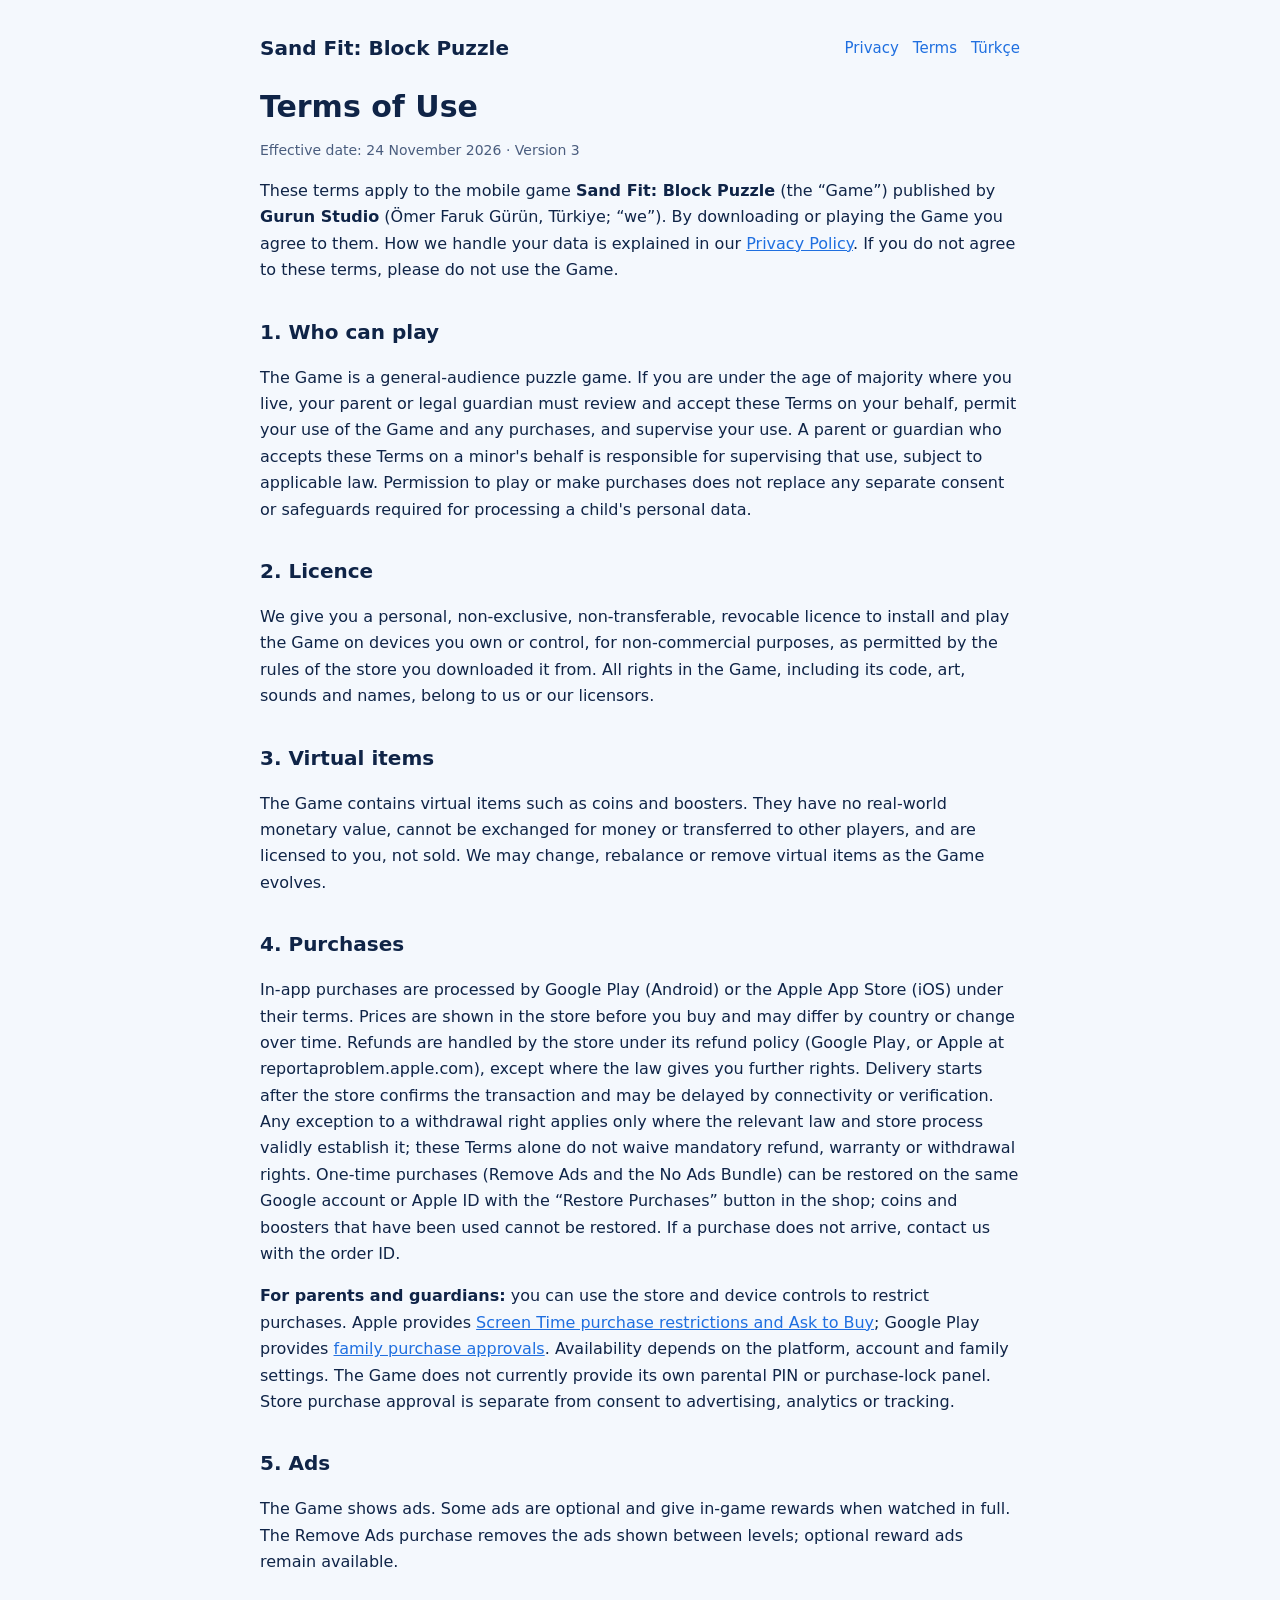
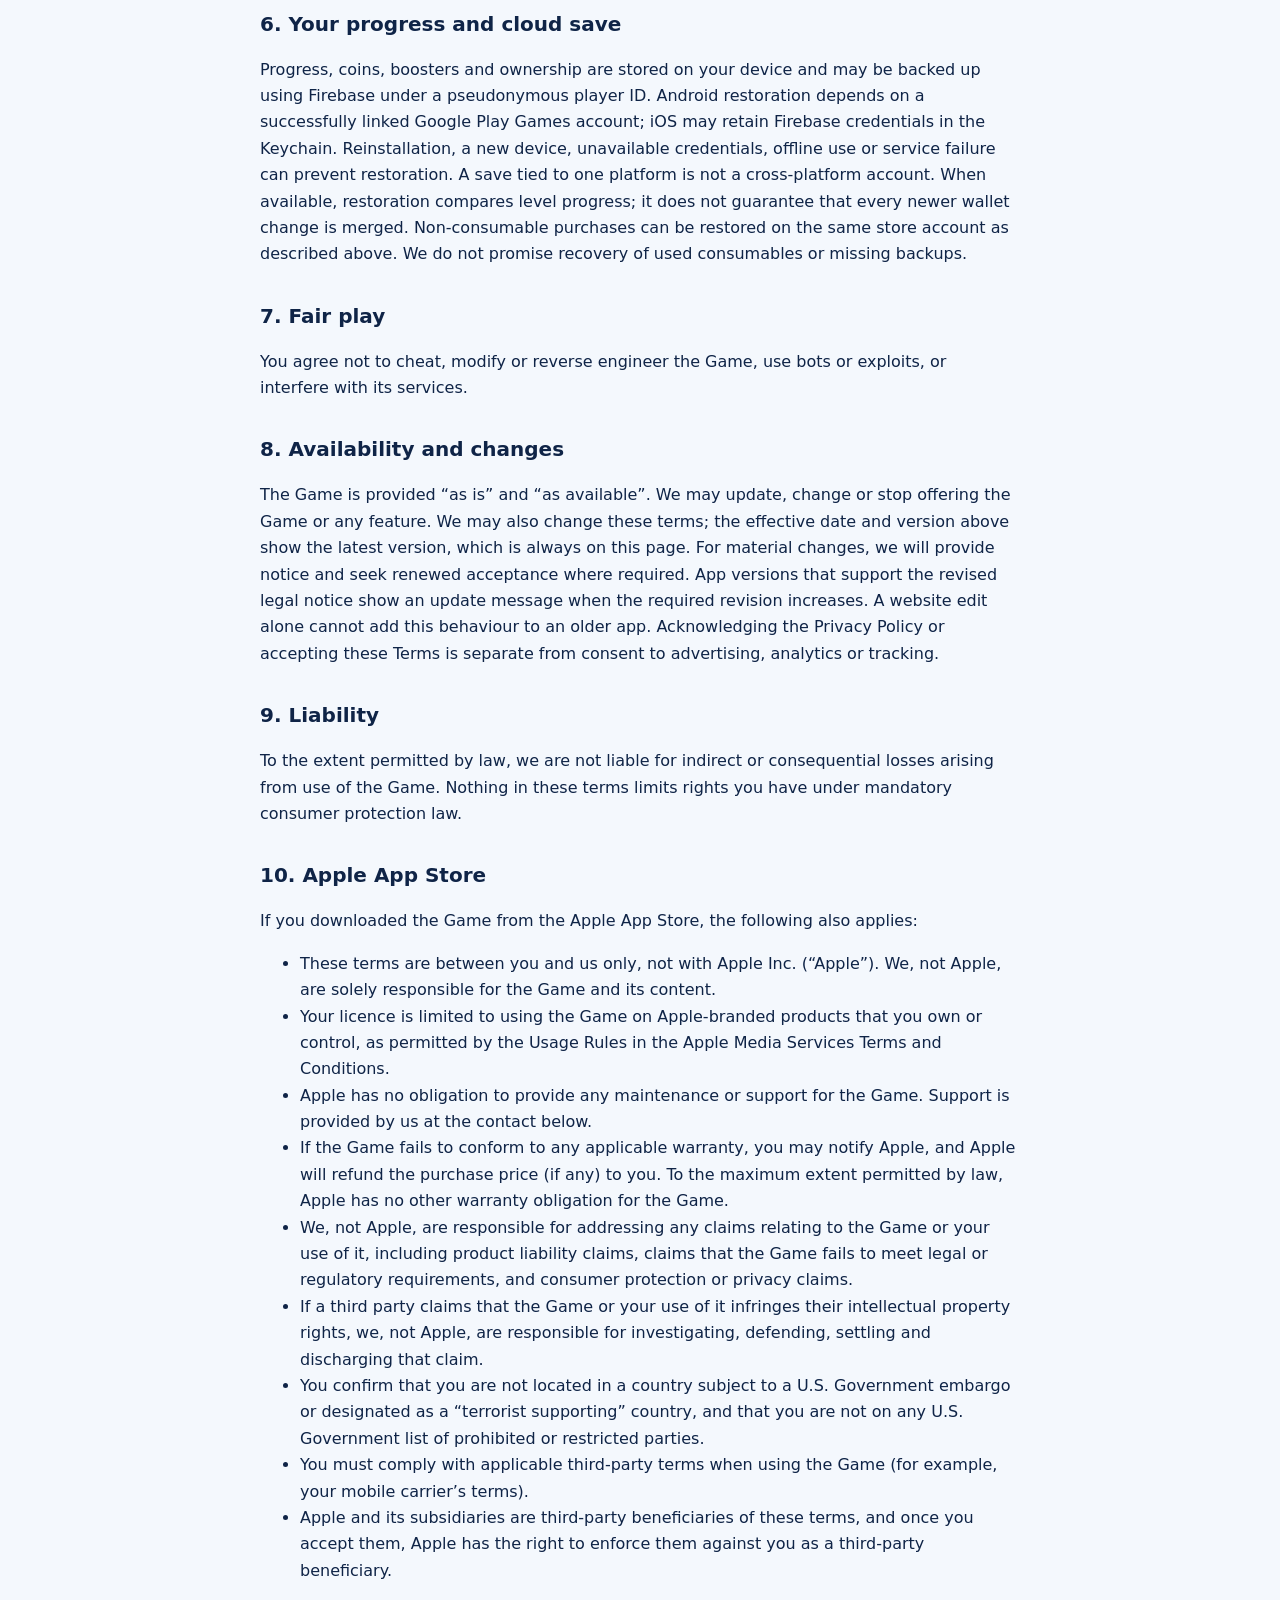
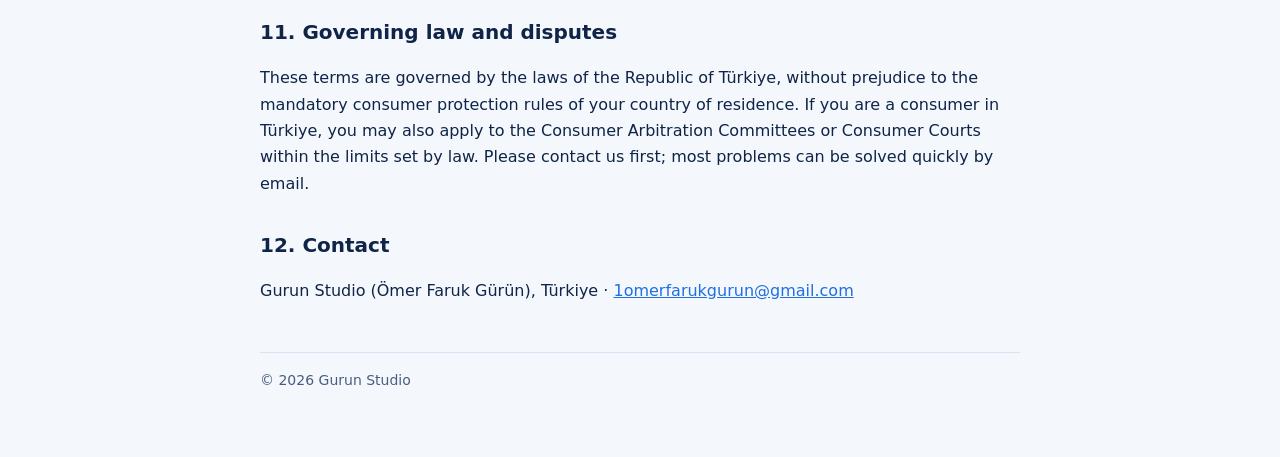
<file: sandfit/terms/index.html>
<!doctype html>
<html lang="en">
<head>
<meta charset="utf-8">
<meta name="viewport" content="width=device-width, initial-scale=1">
<title>Terms of Use – Sand Fit: Block Puzzle</title>
<link rel="stylesheet" href="/sandfit/style.css">
</head>
<body>
<main>
<header>
  <a class="brand" href="/">Sand Fit: Block Puzzle</a>
  <nav><a href="/sandfit/privacy/">Privacy</a><a href="/sandfit/terms/">Terms</a><a href="/sandfit/tr/terms/">Türkçe</a></nav>
</header>

<h1>Terms of Use</h1>
<p class="muted">Effective date: 24 November 2026 · Version 3</p>

<p>These terms apply to the mobile game <strong>Sand Fit: Block Puzzle</strong> (the “Game”) published by <strong>Gurun Studio</strong> (Ömer Faruk Gürün, Türkiye; “we”). By downloading or playing the Game you agree to them. How we handle your data is explained in our <a href="/sandfit/privacy/">Privacy Policy</a>. If you do not agree to these terms, please do not use the Game.</p>

<h2>1. Who can play</h2>
<p>The Game is a general-audience puzzle game. If you are under the age of majority where you live, your parent or legal guardian must review and accept these Terms on your behalf, permit your use of the Game and any purchases, and supervise your use. A parent or guardian who accepts these Terms on a minor's behalf is responsible for supervising that use, subject to applicable law. Permission to play or make purchases does not replace any separate consent or safeguards required for processing a child's personal data.</p>

<h2>2. Licence</h2>
<p>We give you a personal, non-exclusive, non-transferable, revocable licence to install and play the Game on devices you own or control, for non-commercial purposes, as permitted by the rules of the store you downloaded it from. All rights in the Game, including its code, art, sounds and names, belong to us or our licensors.</p>

<h2>3. Virtual items</h2>
<p>The Game contains virtual items such as coins and boosters. They have no real-world monetary value, cannot be exchanged for money or transferred to other players, and are licensed to you, not sold. We may change, rebalance or remove virtual items as the Game evolves.</p>

<h2>4. Purchases</h2>
<p>In-app purchases are processed by Google Play (Android) or the Apple App Store (iOS) under their terms. Prices are shown in the store before you buy and may differ by country or change over time. Refunds are handled by the store under its refund policy (Google Play, or Apple at reportaproblem.apple.com), except where the law gives you further rights. Delivery starts after the store confirms the transaction and may be delayed by connectivity or verification. Any exception to a withdrawal right applies only where the relevant law and store process validly establish it; these Terms alone do not waive mandatory refund, warranty or withdrawal rights. One-time purchases (Remove Ads and the No Ads Bundle) can be restored on the same Google account or Apple ID with the “Restore Purchases” button in the shop; coins and boosters that have been used cannot be restored. If a purchase does not arrive, contact us with the order ID.</p>

<p><strong>For parents and guardians:</strong> you can use the store and device controls to restrict purchases. Apple provides <a href="https://support.apple.com/en-us/102470" rel="noopener">Screen Time purchase restrictions and Ask to Buy</a>; Google Play provides <a href="https://support.google.com/googleplay/answer/7039872?hl=en" rel="noopener">family purchase approvals</a>. Availability depends on the platform, account and family settings. The Game does not currently provide its own parental PIN or purchase-lock panel. Store purchase approval is separate from consent to advertising, analytics or tracking.</p>

<h2>5. Ads</h2>
<p>The Game shows ads. Some ads are optional and give in-game rewards when watched in full. The Remove Ads purchase removes the ads shown between levels; optional reward ads remain available.</p>

<h2>6. Your progress and cloud save</h2>
<p>Progress, coins, boosters and ownership are stored on your device and may be backed up using Firebase under a pseudonymous player ID. Android restoration depends on a successfully linked Google Play Games account; iOS may retain Firebase credentials in the Keychain. Reinstallation, a new device, unavailable credentials, offline use or service failure can prevent restoration. A save tied to one platform is not a cross-platform account. When available, restoration compares level progress; it does not guarantee that every newer wallet change is merged. Non-consumable purchases can be restored on the same store account as described above. We do not promise recovery of used consumables or missing backups.</p>

<h2>7. Fair play</h2>
<p>You agree not to cheat, modify or reverse engineer the Game, use bots or exploits, or interfere with its services.</p>

<h2>8. Availability and changes</h2>
<p>The Game is provided “as is” and “as available”. We may update, change or stop offering the Game or any feature. We may also change these terms; the effective date and version above show the latest version, which is always on this page. For material changes, we will provide notice and seek renewed acceptance where required. App versions that support the revised legal notice show an update message when the required revision increases. A website edit alone cannot add this behaviour to an older app. Acknowledging the Privacy Policy or accepting these Terms is separate from consent to advertising, analytics or tracking.</p>

<h2>9. Liability</h2>
<p>To the extent permitted by law, we are not liable for indirect or consequential losses arising from use of the Game. Nothing in these terms limits rights you have under mandatory consumer protection law.</p>

<h2>10. Apple App Store</h2>
<p>If you downloaded the Game from the Apple App Store, the following also applies:</p>
<ul>
  <li>These terms are between you and us only, not with Apple Inc. (“Apple”). We, not Apple, are solely responsible for the Game and its content.</li>
  <li>Your licence is limited to using the Game on Apple-branded products that you own or control, as permitted by the Usage Rules in the Apple Media Services Terms and Conditions.</li>
  <li>Apple has no obligation to provide any maintenance or support for the Game. Support is provided by us at the contact below.</li>
  <li>If the Game fails to conform to any applicable warranty, you may notify Apple, and Apple will refund the purchase price (if any) to you. To the maximum extent permitted by law, Apple has no other warranty obligation for the Game.</li>
  <li>We, not Apple, are responsible for addressing any claims relating to the Game or your use of it, including product liability claims, claims that the Game fails to meet legal or regulatory requirements, and consumer protection or privacy claims.</li>
  <li>If a third party claims that the Game or your use of it infringes their intellectual property rights, we, not Apple, are responsible for investigating, defending, settling and discharging that claim.</li>
  <li>You confirm that you are not located in a country subject to a U.S. Government embargo or designated as a “terrorist supporting” country, and that you are not on any U.S. Government list of prohibited or restricted parties.</li>
  <li>You must comply with applicable third-party terms when using the Game (for example, your mobile carrier’s terms).</li>
  <li>Apple and its subsidiaries are third-party beneficiaries of these terms, and once you accept them, Apple has the right to enforce them against you as a third-party beneficiary.</li>
</ul>

<h2>11. Governing law and disputes</h2>
<p>These terms are governed by the laws of the Republic of Türkiye, without prejudice to the mandatory consumer protection rules of your country of residence. If you are a consumer in Türkiye, you may also apply to the Consumer Arbitration Committees or Consumer Courts within the limits set by law. Please contact us first; most problems can be solved quickly by email.</p>

<h2>12. Contact</h2>
<p>Gurun Studio (Ömer Faruk Gürün), Türkiye · <a href="mailto:1omerfarukgurun@gmail.com">1omerfarukgurun@gmail.com</a></p>

<footer class="muted">© 2026 Gurun Studio</footer>
</main>
</body>
</html>
</file>
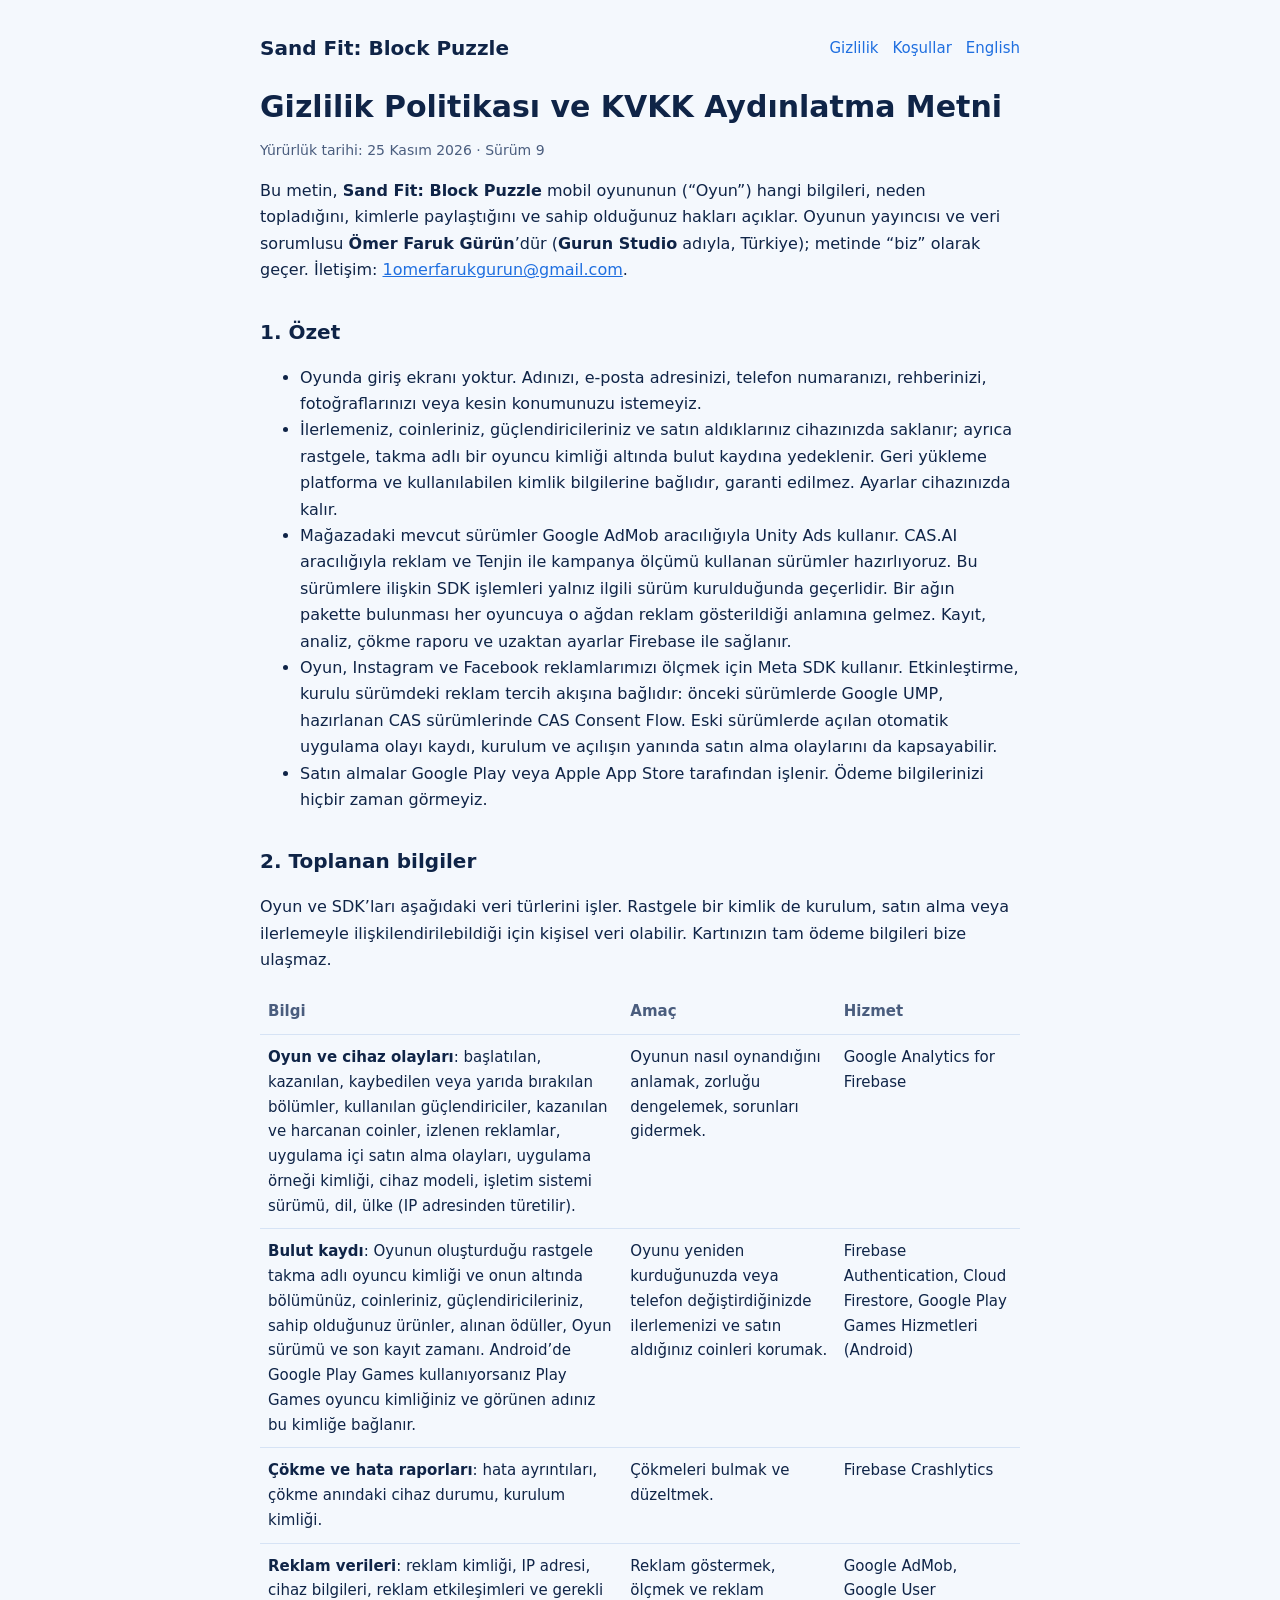
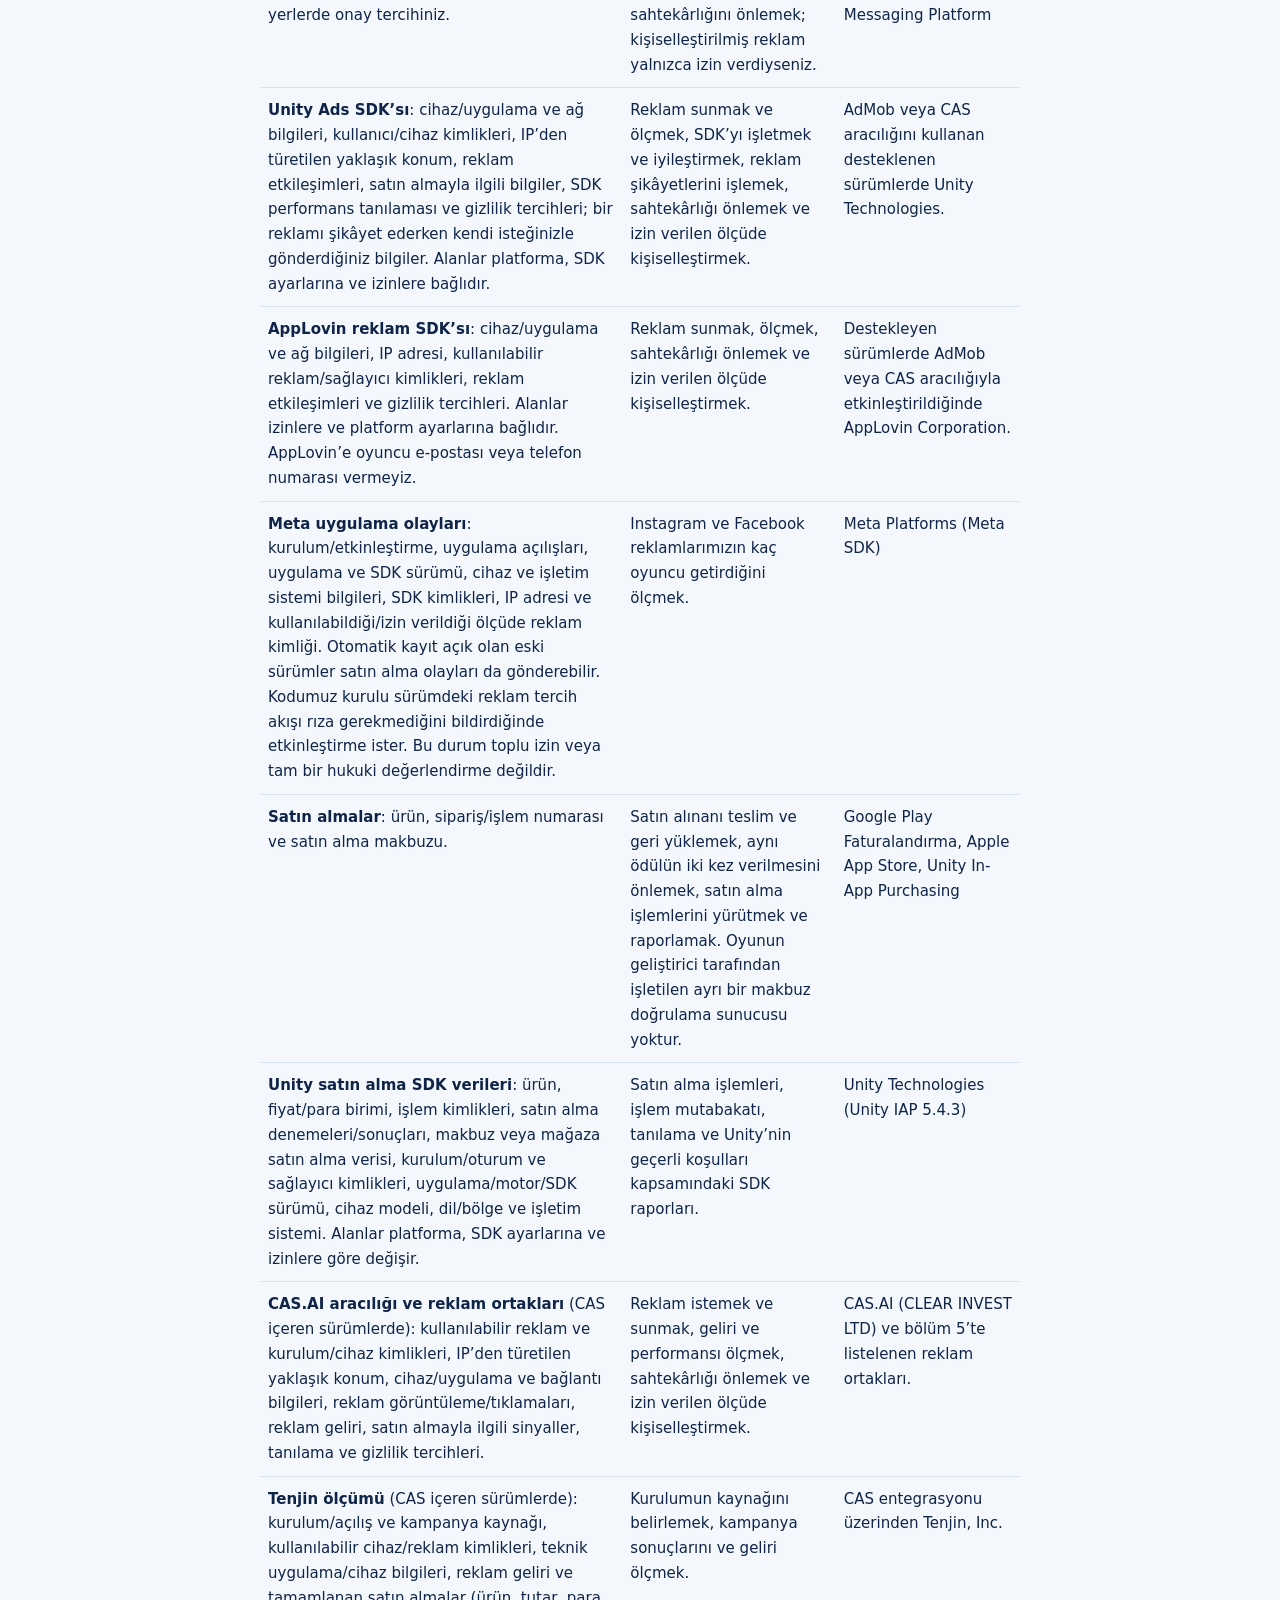
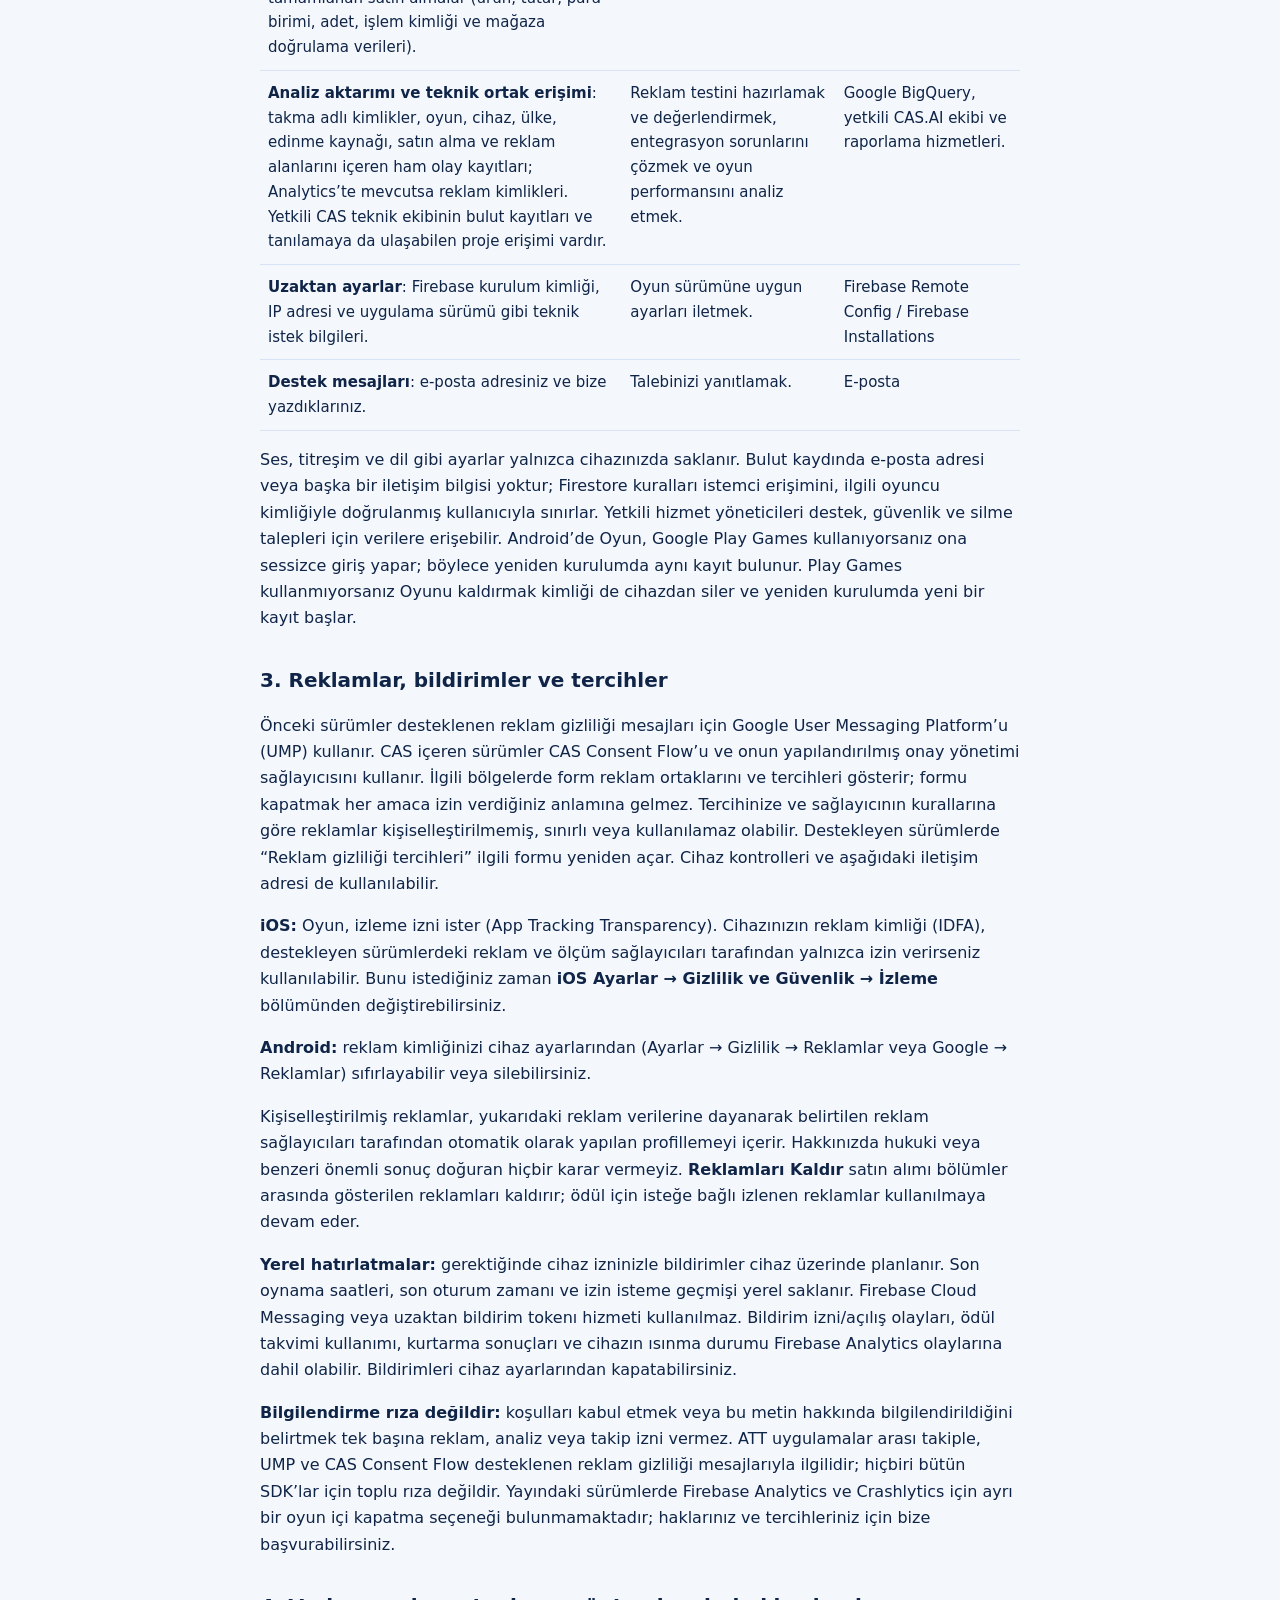
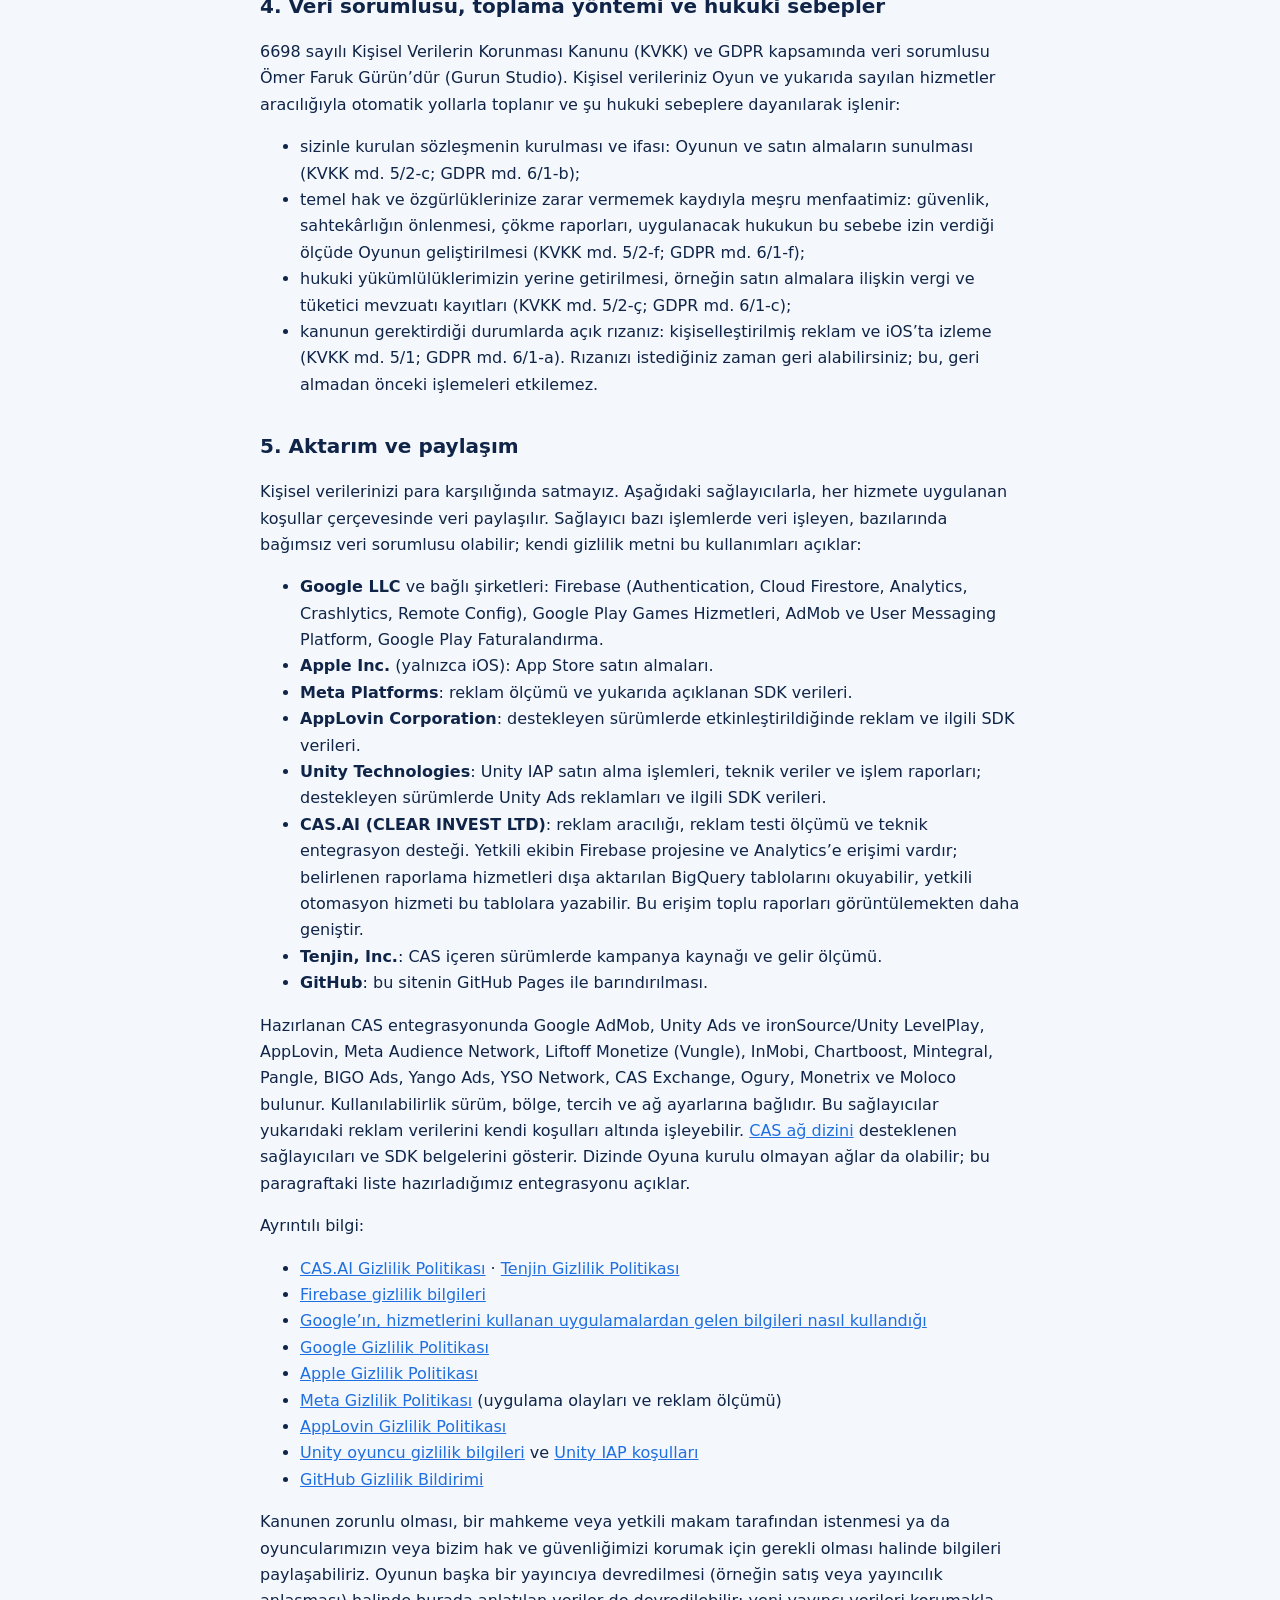
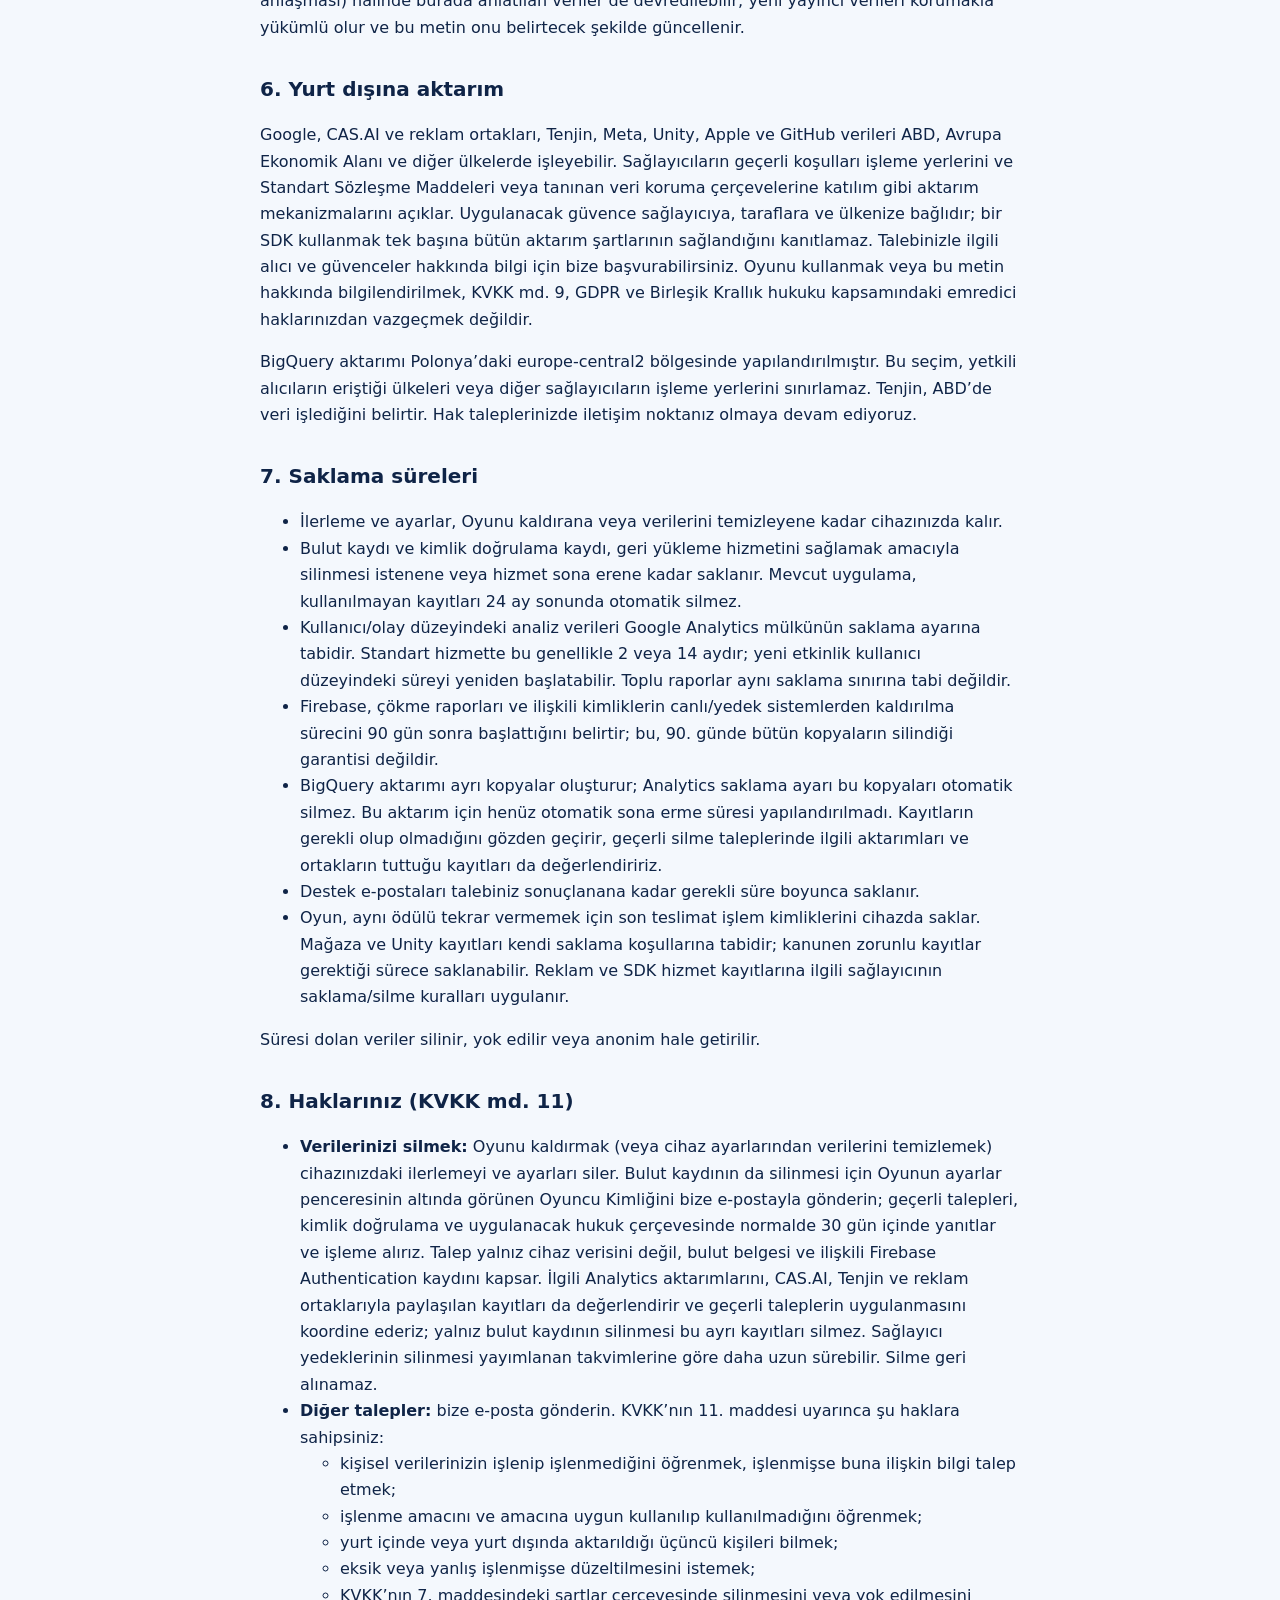
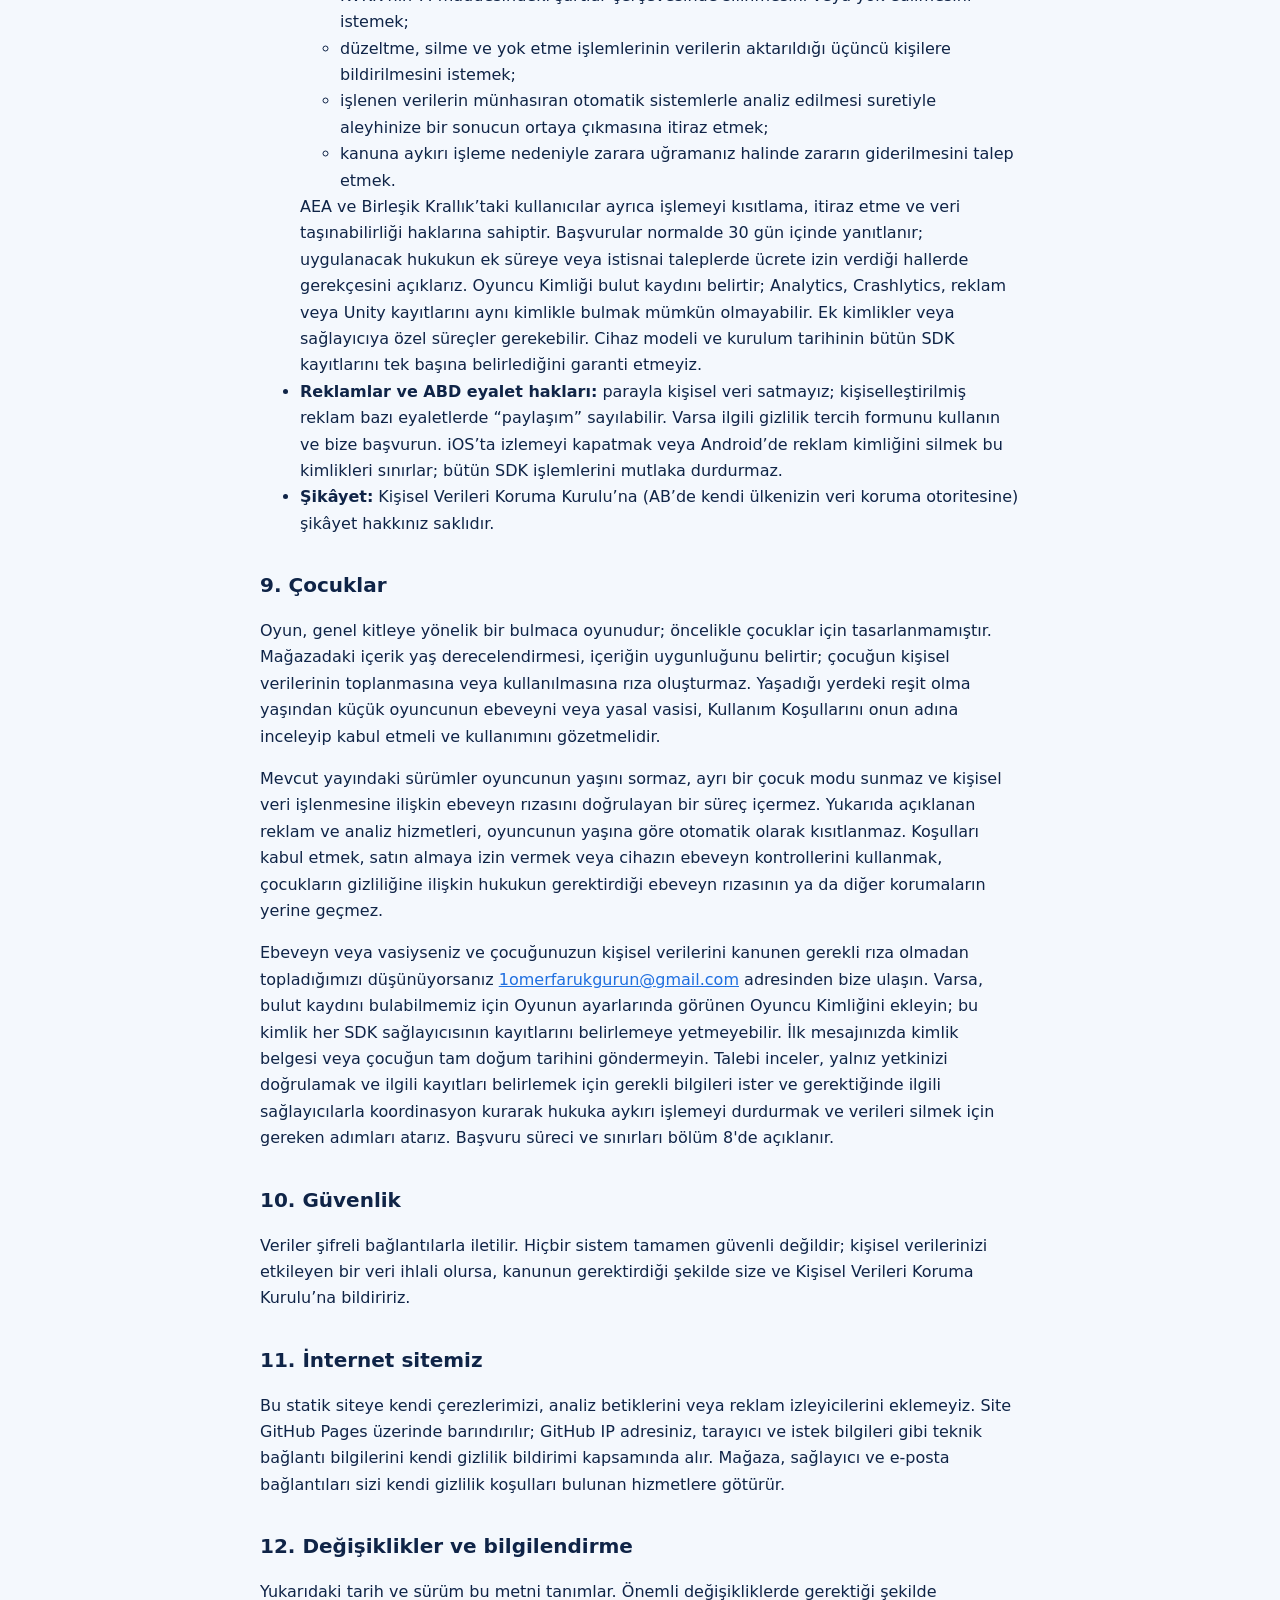
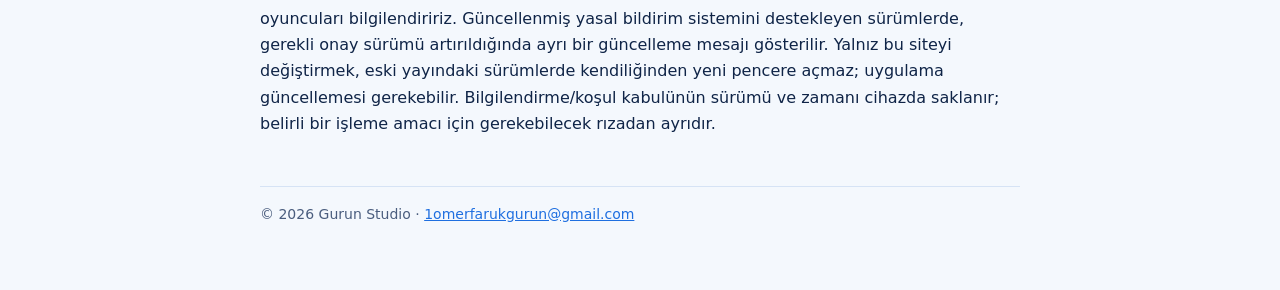
<file: sandfit/tr/privacy/index.html>
<!doctype html>
<html lang="tr">
<head>
<meta charset="utf-8">
<meta name="viewport" content="width=device-width, initial-scale=1">
<title>Gizlilik Politikası – Sand Fit: Block Puzzle</title>
<link rel="stylesheet" href="/sandfit/style.css">
</head>
<body>
<main>
<header>
  <a class="brand" href="/#tr">Sand Fit: Block Puzzle</a>
  <nav><a href="/sandfit/tr/privacy/">Gizlilik</a><a href="/sandfit/tr/terms/">Koşullar</a><a href="/sandfit/privacy/">English</a></nav>
</header>

<h1>Gizlilik Politikası ve KVKK Aydınlatma Metni</h1>
<p class="muted">Yürürlük tarihi: 25 Kasım 2026 · Sürüm 9</p>

<p>Bu metin, <strong>Sand Fit: Block Puzzle</strong> mobil oyununun (“Oyun”) hangi bilgileri, neden topladığını, kimlerle paylaştığını ve sahip olduğunuz hakları açıklar. Oyunun yayıncısı ve veri sorumlusu <strong>Ömer Faruk Gürün</strong>’dür (<strong>Gurun Studio</strong> adıyla, Türkiye); metinde “biz” olarak geçer. İletişim: <a href="mailto:1omerfarukgurun@gmail.com">1omerfarukgurun@gmail.com</a>.</p>

<h2>1. Özet</h2>
<ul>
  <li>Oyunda giriş ekranı yoktur. Adınızı, e-posta adresinizi, telefon numaranızı, rehberinizi, fotoğraflarınızı veya kesin konumunuzu istemeyiz.</li>
  <li>İlerlemeniz, coinleriniz, güçlendiricileriniz ve satın aldıklarınız cihazınızda saklanır; ayrıca rastgele, takma adlı bir oyuncu kimliği altında bulut kaydına yedeklenir. Geri yükleme platforma ve kullanılabilen kimlik bilgilerine bağlıdır, garanti edilmez. Ayarlar cihazınızda kalır.</li>
  <li>Mağazadaki mevcut sürümler Google AdMob aracılığıyla Unity Ads kullanır. CAS.AI aracılığıyla reklam ve Tenjin ile kampanya ölçümü kullanan sürümler hazırlıyoruz. Bu sürümlere ilişkin SDK işlemleri yalnız ilgili sürüm kurulduğunda geçerlidir. Bir ağın pakette bulunması her oyuncuya o ağdan reklam gösterildiği anlamına gelmez. Kayıt, analiz, çökme raporu ve uzaktan ayarlar Firebase ile sağlanır.</li>
  <li>Oyun, Instagram ve Facebook reklamlarımızı ölçmek için Meta SDK kullanır. Etkinleştirme, kurulu sürümdeki reklam tercih akışına bağlıdır: önceki sürümlerde Google UMP, hazırlanan CAS sürümlerinde CAS Consent Flow. Eski sürümlerde açılan otomatik uygulama olayı kaydı, kurulum ve açılışın yanında satın alma olaylarını da kapsayabilir.</li>
  <li>Satın almalar Google Play veya Apple App Store tarafından işlenir. Ödeme bilgilerinizi hiçbir zaman görmeyiz.</li>
</ul>

<h2>2. Toplanan bilgiler</h2>
<p>Oyun ve SDK’ları aşağıdaki veri türlerini işler. Rastgele bir kimlik de kurulum, satın alma veya ilerlemeyle ilişkilendirilebildiği için kişisel veri olabilir. Kartınızın tam ödeme bilgileri bize ulaşmaz.</p>
<div class="table-wrap">
<table>
  <tr><th>Bilgi</th><th>Amaç</th><th>Hizmet</th></tr>
  <tr><td><strong>Oyun ve cihaz olayları</strong>: başlatılan, kazanılan, kaybedilen veya yarıda bırakılan bölümler, kullanılan güçlendiriciler, kazanılan ve harcanan coinler, izlenen reklamlar, uygulama içi satın alma olayları, uygulama örneği kimliği, cihaz modeli, işletim sistemi sürümü, dil, ülke (IP adresinden türetilir).</td><td>Oyunun nasıl oynandığını anlamak, zorluğu dengelemek, sorunları gidermek.</td><td>Google Analytics for Firebase</td></tr>
  <tr><td><strong>Bulut kaydı</strong>: Oyunun oluşturduğu rastgele takma adlı oyuncu kimliği ve onun altında bölümünüz, coinleriniz, güçlendiricileriniz, sahip olduğunuz ürünler, alınan ödüller, Oyun sürümü ve son kayıt zamanı. Android’de Google Play Games kullanıyorsanız Play Games oyuncu kimliğiniz ve görünen adınız bu kimliğe bağlanır.</td><td>Oyunu yeniden kurduğunuzda veya telefon değiştirdiğinizde ilerlemenizi ve satın aldığınız coinleri korumak.</td><td>Firebase Authentication, Cloud Firestore, Google Play Games Hizmetleri (Android)</td></tr>
  <tr><td><strong>Çökme ve hata raporları</strong>: hata ayrıntıları, çökme anındaki cihaz durumu, kurulum kimliği.</td><td>Çökmeleri bulmak ve düzeltmek.</td><td>Firebase Crashlytics</td></tr>
  <tr><td><strong>Reklam verileri</strong>: reklam kimliği, IP adresi, cihaz bilgileri, reklam etkileşimleri ve gerekli yerlerde onay tercihiniz.</td><td>Reklam göstermek, ölçmek ve reklam sahtekârlığını önlemek; kişiselleştirilmiş reklam yalnızca izin verdiyseniz.</td><td>Google AdMob, Google User Messaging Platform</td></tr>
  <tr><td><strong>Unity Ads SDK’sı</strong>: cihaz/uygulama ve ağ bilgileri, kullanıcı/cihaz kimlikleri, IP’den türetilen yaklaşık konum, reklam etkileşimleri, satın almayla ilgili bilgiler, SDK performans tanılaması ve gizlilik tercihleri; bir reklamı şikâyet ederken kendi isteğinizle gönderdiğiniz bilgiler. Alanlar platforma, SDK ayarlarına ve izinlere bağlıdır.</td><td>Reklam sunmak ve ölçmek, SDK’yı işletmek ve iyileştirmek, reklam şikâyetlerini işlemek, sahtekârlığı önlemek ve izin verilen ölçüde kişiselleştirmek.</td><td>AdMob veya CAS aracılığını kullanan desteklenen sürümlerde Unity Technologies.</td></tr>
  <tr><td><strong>AppLovin reklam SDK’sı</strong>: cihaz/uygulama ve ağ bilgileri, IP adresi, kullanılabilir reklam/sağlayıcı kimlikleri, reklam etkileşimleri ve gizlilik tercihleri. Alanlar izinlere ve platform ayarlarına bağlıdır. AppLovin’e oyuncu e-postası veya telefon numarası vermeyiz.</td><td>Reklam sunmak, ölçmek, sahtekârlığı önlemek ve izin verilen ölçüde kişiselleştirmek.</td><td>Destekleyen sürümlerde AdMob veya CAS aracılığıyla etkinleştirildiğinde AppLovin Corporation.</td></tr>
  <tr><td><strong>Meta uygulama olayları</strong>: kurulum/etkinleştirme, uygulama açılışları, uygulama ve SDK sürümü, cihaz ve işletim sistemi bilgileri, SDK kimlikleri, IP adresi ve kullanılabildiği/izin verildiği ölçüde reklam kimliği. Otomatik kayıt açık olan eski sürümler satın alma olayları da gönderebilir. Kodumuz kurulu sürümdeki reklam tercih akışı rıza gerekmediğini bildirdiğinde etkinleştirme ister. Bu durum toplu izin veya tam bir hukuki değerlendirme değildir.</td><td>Instagram ve Facebook reklamlarımızın kaç oyuncu getirdiğini ölçmek.</td><td>Meta Platforms (Meta SDK)</td></tr>
  <tr><td><strong>Satın almalar</strong>: ürün, sipariş/işlem numarası ve satın alma makbuzu.</td><td>Satın alınanı teslim ve geri yüklemek, aynı ödülün iki kez verilmesini önlemek, satın alma işlemlerini yürütmek ve raporlamak. Oyunun geliştirici tarafından işletilen ayrı bir makbuz doğrulama sunucusu yoktur.</td><td>Google Play Faturalandırma, Apple App Store, Unity In-App Purchasing</td></tr>
  <tr><td><strong>Unity satın alma SDK verileri</strong>: ürün, fiyat/para birimi, işlem kimlikleri, satın alma denemeleri/sonuçları, makbuz veya mağaza satın alma verisi, kurulum/oturum ve sağlayıcı kimlikleri, uygulama/motor/SDK sürümü, cihaz modeli, dil/bölge ve işletim sistemi. Alanlar platforma, SDK ayarlarına ve izinlere göre değişir.</td><td>Satın alma işlemleri, işlem mutabakatı, tanılama ve Unity’nin geçerli koşulları kapsamındaki SDK raporları.</td><td>Unity Technologies (Unity IAP 5.4.3)</td></tr>
  <tr><td><strong>CAS.AI aracılığı ve reklam ortakları</strong> (CAS içeren sürümlerde): kullanılabilir reklam ve kurulum/cihaz kimlikleri, IP’den türetilen yaklaşık konum, cihaz/uygulama ve bağlantı bilgileri, reklam görüntüleme/tıklamaları, reklam geliri, satın almayla ilgili sinyaller, tanılama ve gizlilik tercihleri.</td><td>Reklam istemek ve sunmak, geliri ve performansı ölçmek, sahtekârlığı önlemek ve izin verilen ölçüde kişiselleştirmek.</td><td>CAS.AI (CLEAR INVEST LTD) ve bölüm 5’te listelenen reklam ortakları.</td></tr>
  <tr><td><strong>Tenjin ölçümü</strong> (CAS içeren sürümlerde): kurulum/açılış ve kampanya kaynağı, kullanılabilir cihaz/reklam kimlikleri, teknik uygulama/cihaz bilgileri, reklam geliri ve tamamlanan satın almalar (ürün, tutar, para birimi, adet, işlem kimliği ve mağaza doğrulama verileri).</td><td>Kurulumun kaynağını belirlemek, kampanya sonuçlarını ve geliri ölçmek.</td><td>CAS entegrasyonu üzerinden Tenjin, Inc.</td></tr>
  <tr><td><strong>Analiz aktarımı ve teknik ortak erişimi</strong>: takma adlı kimlikler, oyun, cihaz, ülke, edinme kaynağı, satın alma ve reklam alanlarını içeren ham olay kayıtları; Analytics’te mevcutsa reklam kimlikleri. Yetkili CAS teknik ekibinin bulut kayıtları ve tanılamaya da ulaşabilen proje erişimi vardır.</td><td>Reklam testini hazırlamak ve değerlendirmek, entegrasyon sorunlarını çözmek ve oyun performansını analiz etmek.</td><td>Google BigQuery, yetkili CAS.AI ekibi ve raporlama hizmetleri.</td></tr>
  <tr><td><strong>Uzaktan ayarlar</strong>: Firebase kurulum kimliği, IP adresi ve uygulama sürümü gibi teknik istek bilgileri.</td><td>Oyun sürümüne uygun ayarları iletmek.</td><td>Firebase Remote Config / Firebase Installations</td></tr>
  <tr><td><strong>Destek mesajları</strong>: e-posta adresiniz ve bize yazdıklarınız.</td><td>Talebinizi yanıtlamak.</td><td>E-posta</td></tr>
</table>
</div>
<p>Ses, titreşim ve dil gibi ayarlar yalnızca cihazınızda saklanır. Bulut kaydında e-posta adresi veya başka bir iletişim bilgisi yoktur; Firestore kuralları istemci erişimini, ilgili oyuncu kimliğiyle doğrulanmış kullanıcıyla sınırlar. Yetkili hizmet yöneticileri destek, güvenlik ve silme talepleri için verilere erişebilir. Android’de Oyun, Google Play Games kullanıyorsanız ona sessizce giriş yapar; böylece yeniden kurulumda aynı kayıt bulunur. Play Games kullanmıyorsanız Oyunu kaldırmak kimliği de cihazdan siler ve yeniden kurulumda yeni bir kayıt başlar.</p>

<h2>3. Reklamlar, bildirimler ve tercihler</h2>
<p>Önceki sürümler desteklenen reklam gizliliği mesajları için Google User Messaging Platform’u (UMP) kullanır. CAS içeren sürümler CAS Consent Flow’u ve onun yapılandırılmış onay yönetimi sağlayıcısını kullanır. İlgili bölgelerde form reklam ortaklarını ve tercihleri gösterir; formu kapatmak her amaca izin verdiğiniz anlamına gelmez. Tercihinize ve sağlayıcının kurallarına göre reklamlar kişiselleştirilmemiş, sınırlı veya kullanılamaz olabilir. Destekleyen sürümlerde “Reklam gizliliği tercihleri” ilgili formu yeniden açar. Cihaz kontrolleri ve aşağıdaki iletişim adresi de kullanılabilir.</p>
<p><strong>iOS:</strong> Oyun, izleme izni ister (App Tracking Transparency). Cihazınızın reklam kimliği (IDFA), destekleyen sürümlerdeki reklam ve ölçüm sağlayıcıları tarafından yalnızca izin verirseniz kullanılabilir. Bunu istediğiniz zaman <strong>iOS Ayarlar → Gizlilik ve Güvenlik → İzleme</strong> bölümünden değiştirebilirsiniz.</p>
<p><strong>Android:</strong> reklam kimliğinizi cihaz ayarlarından (Ayarlar → Gizlilik → Reklamlar veya Google → Reklamlar) sıfırlayabilir veya silebilirsiniz.</p>
<p>Kişiselleştirilmiş reklamlar, yukarıdaki reklam verilerine dayanarak belirtilen reklam sağlayıcıları tarafından otomatik olarak yapılan profillemeyi içerir. Hakkınızda hukuki veya benzeri önemli sonuç doğuran hiçbir karar vermeyiz. <strong>Reklamları Kaldır</strong> satın alımı bölümler arasında gösterilen reklamları kaldırır; ödül için isteğe bağlı izlenen reklamlar kullanılmaya devam eder.</p>

<p><strong>Yerel hatırlatmalar:</strong> gerektiğinde cihaz izninizle bildirimler cihaz üzerinde planlanır. Son oynama saatleri, son oturum zamanı ve izin isteme geçmişi yerel saklanır. Firebase Cloud Messaging veya uzaktan bildirim tokenı hizmeti kullanılmaz. Bildirim izni/açılış olayları, ödül takvimi kullanımı, kurtarma sonuçları ve cihazın ısınma durumu Firebase Analytics olaylarına dahil olabilir. Bildirimleri cihaz ayarlarından kapatabilirsiniz.</p>
<p><strong>Bilgilendirme rıza değildir:</strong> koşulları kabul etmek veya bu metin hakkında bilgilendirildiğini belirtmek tek başına reklam, analiz veya takip izni vermez. ATT uygulamalar arası takiple, UMP ve CAS Consent Flow desteklenen reklam gizliliği mesajlarıyla ilgilidir; hiçbiri bütün SDK’lar için toplu rıza değildir. Yayındaki sürümlerde Firebase Analytics ve Crashlytics için ayrı bir oyun içi kapatma seçeneği bulunmamaktadır; haklarınız ve tercihleriniz için bize başvurabilirsiniz.</p>

<h2>4. Veri sorumlusu, toplama yöntemi ve hukuki sebepler</h2>
<p>6698 sayılı Kişisel Verilerin Korunması Kanunu (KVKK) ve GDPR kapsamında veri sorumlusu Ömer Faruk Gürün’dür (Gurun Studio). Kişisel verileriniz Oyun ve yukarıda sayılan hizmetler aracılığıyla otomatik yollarla toplanır ve şu hukuki sebeplere dayanılarak işlenir:</p>
<ul>
  <li>sizinle kurulan sözleşmenin kurulması ve ifası: Oyunun ve satın almaların sunulması (KVKK md. 5/2-c; GDPR md. 6/1-b);</li>
  <li>temel hak ve özgürlüklerinize zarar vermemek kaydıyla meşru menfaatimiz: güvenlik, sahtekârlığın önlenmesi, çökme raporları, uygulanacak hukukun bu sebebe izin verdiği ölçüde Oyunun geliştirilmesi (KVKK md. 5/2-f; GDPR md. 6/1-f);</li>
  <li>hukuki yükümlülüklerimizin yerine getirilmesi, örneğin satın almalara ilişkin vergi ve tüketici mevzuatı kayıtları (KVKK md. 5/2-ç; GDPR md. 6/1-c);</li>
  <li>kanunun gerektirdiği durumlarda açık rızanız: kişiselleştirilmiş reklam ve iOS’ta izleme (KVKK md. 5/1; GDPR md. 6/1-a). Rızanızı istediğiniz zaman geri alabilirsiniz; bu, geri almadan önceki işlemeleri etkilemez.</li>
</ul>

<h2>5. Aktarım ve paylaşım</h2>
<p>Kişisel verilerinizi para karşılığında satmayız. Aşağıdaki sağlayıcılarla, her hizmete uygulanan koşullar çerçevesinde veri paylaşılır. Sağlayıcı bazı işlemlerde veri işleyen, bazılarında bağımsız veri sorumlusu olabilir; kendi gizlilik metni bu kullanımları açıklar:</p>
<ul>
  <li><strong>Google LLC</strong> ve bağlı şirketleri: Firebase (Authentication, Cloud Firestore, Analytics, Crashlytics, Remote Config), Google Play Games Hizmetleri, AdMob ve User Messaging Platform, Google Play Faturalandırma.</li>
  <li><strong>Apple Inc.</strong> (yalnızca iOS): App Store satın almaları.</li>
  <li><strong>Meta Platforms</strong>: reklam ölçümü ve yukarıda açıklanan SDK verileri.</li>
  <li><strong>AppLovin Corporation</strong>: destekleyen sürümlerde etkinleştirildiğinde reklam ve ilgili SDK verileri.</li>
  <li><strong>Unity Technologies</strong>: Unity IAP satın alma işlemleri, teknik veriler ve işlem raporları; destekleyen sürümlerde Unity Ads reklamları ve ilgili SDK verileri.</li>
  <li><strong>CAS.AI (CLEAR INVEST LTD)</strong>: reklam aracılığı, reklam testi ölçümü ve teknik entegrasyon desteği. Yetkili ekibin Firebase projesine ve Analytics’e erişimi vardır; belirlenen raporlama hizmetleri dışa aktarılan BigQuery tablolarını okuyabilir, yetkili otomasyon hizmeti bu tablolara yazabilir. Bu erişim toplu raporları görüntülemekten daha geniştir.</li>
  <li><strong>Tenjin, Inc.</strong>: CAS içeren sürümlerde kampanya kaynağı ve gelir ölçümü.</li>
  <li><strong>GitHub</strong>: bu sitenin GitHub Pages ile barındırılması.</li>
</ul>
<p>Hazırlanan CAS entegrasyonunda Google AdMob, Unity Ads ve ironSource/Unity LevelPlay, AppLovin, Meta Audience Network, Liftoff Monetize (Vungle), InMobi, Chartboost, Mintegral, Pangle, BIGO Ads, Yango Ads, YSO Network, CAS Exchange, Ogury, Monetrix ve Moloco bulunur. Kullanılabilirlik sürüm, bölge, tercih ve ağ ayarlarına bağlıdır. Bu sağlayıcılar yukarıdaki reklam verilerini kendi koşulları altında işleyebilir. <a href="https://docs.page/cleveradssolutions/docs/android/mediated-networks" rel="noopener">CAS ağ dizini</a> desteklenen sağlayıcıları ve SDK belgelerini gösterir. Dizinde Oyuna kurulu olmayan ağlar da olabilir; bu paragraftaki liste hazırladığımız entegrasyonu açıklar.</p>
<p>Ayrıntılı bilgi:</p>
<ul>
  <li><a href="https://cas.ai/privacy-policy/" rel="noopener">CAS.AI Gizlilik Politikası</a> · <a href="https://tenjin.com/privacy/" rel="noopener">Tenjin Gizlilik Politikası</a></li>
  <li><a href="https://firebase.google.com/support/privacy" rel="noopener">Firebase gizlilik bilgileri</a></li>
  <li><a href="https://policies.google.com/technologies/partner-sites?hl=tr" rel="noopener">Google’ın, hizmetlerini kullanan uygulamalardan gelen bilgileri nasıl kullandığı</a></li>
  <li><a href="https://policies.google.com/privacy?hl=tr" rel="noopener">Google Gizlilik Politikası</a></li>
  <li><a href="https://www.apple.com/tr/legal/privacy/tr/" rel="noopener">Apple Gizlilik Politikası</a></li>
  <li><a href="https://www.facebook.com/privacy/policy/" rel="noopener">Meta Gizlilik Politikası</a> (uygulama olayları ve reklam ölçümü)</li>
  <li><a href="https://legal.applovin.com/privacy/" rel="noopener">AppLovin Gizlilik Politikası</a></li>
  <li><a href="https://unity.com/legal/game-player-and-app-user-privacy-policy" rel="noopener">Unity oyuncu gizlilik bilgileri</a> ve <a href="https://unity.com/legal/iap-additional-terms" rel="noopener">Unity IAP koşulları</a></li>
  <li><a href="https://docs.github.com/en/site-policy/privacy-policies/github-general-privacy-statement" rel="noopener">GitHub Gizlilik Bildirimi</a></li>
</ul>
<p>Kanunen zorunlu olması, bir mahkeme veya yetkili makam tarafından istenmesi ya da oyuncularımızın veya bizim hak ve güvenliğimizi korumak için gerekli olması halinde bilgileri paylaşabiliriz. Oyunun başka bir yayıncıya devredilmesi (örneğin satış veya yayıncılık anlaşması) halinde burada anlatılan veriler de devredilebilir; yeni yayıncı verileri korumakla yükümlü olur ve bu metin onu belirtecek şekilde güncellenir.</p>

<h2>6. Yurt dışına aktarım</h2>
<p>Google, CAS.AI ve reklam ortakları, Tenjin, Meta, Unity, Apple ve GitHub verileri ABD, Avrupa Ekonomik Alanı ve diğer ülkelerde işleyebilir. Sağlayıcıların geçerli koşulları işleme yerlerini ve Standart Sözleşme Maddeleri veya tanınan veri koruma çerçevelerine katılım gibi aktarım mekanizmalarını açıklar. Uygulanacak güvence sağlayıcıya, taraflara ve ülkenize bağlıdır; bir SDK kullanmak tek başına bütün aktarım şartlarının sağlandığını kanıtlamaz. Talebinizle ilgili alıcı ve güvenceler hakkında bilgi için bize başvurabilirsiniz. Oyunu kullanmak veya bu metin hakkında bilgilendirilmek, KVKK md. 9, GDPR ve Birleşik Krallık hukuku kapsamındaki emredici haklarınızdan vazgeçmek değildir.</p>

<p>BigQuery aktarımı Polonya’daki europe-central2 bölgesinde yapılandırılmıştır. Bu seçim, yetkili alıcıların eriştiği ülkeleri veya diğer sağlayıcıların işleme yerlerini sınırlamaz. Tenjin, ABD’de veri işlediğini belirtir. Hak taleplerinizde iletişim noktanız olmaya devam ediyoruz.</p>

<h2>7. Saklama süreleri</h2>
<ul>
  <li>İlerleme ve ayarlar, Oyunu kaldırana veya verilerini temizleyene kadar cihazınızda kalır.</li>
  <li>Bulut kaydı ve kimlik doğrulama kaydı, geri yükleme hizmetini sağlamak amacıyla silinmesi istenene veya hizmet sona erene kadar saklanır. Mevcut uygulama, kullanılmayan kayıtları 24 ay sonunda otomatik silmez.</li>
  <li>Kullanıcı/olay düzeyindeki analiz verileri Google Analytics mülkünün saklama ayarına tabidir. Standart hizmette bu genellikle 2 veya 14 aydır; yeni etkinlik kullanıcı düzeyindeki süreyi yeniden başlatabilir. Toplu raporlar aynı saklama sınırına tabi değildir.</li>
  <li>Firebase, çökme raporları ve ilişkili kimliklerin canlı/yedek sistemlerden kaldırılma sürecini 90 gün sonra başlattığını belirtir; bu, 90. günde bütün kopyaların silindiği garantisi değildir.</li>
  <li>BigQuery aktarımı ayrı kopyalar oluşturur; Analytics saklama ayarı bu kopyaları otomatik silmez. Bu aktarım için henüz otomatik sona erme süresi yapılandırılmadı. Kayıtların gerekli olup olmadığını gözden geçirir, geçerli silme taleplerinde ilgili aktarımları ve ortakların tuttuğu kayıtları da değerlendiririz.</li>
  <li>Destek e-postaları talebiniz sonuçlanana kadar gerekli süre boyunca saklanır.</li>
  <li>Oyun, aynı ödülü tekrar vermemek için son teslimat işlem kimliklerini cihazda saklar. Mağaza ve Unity kayıtları kendi saklama koşullarına tabidir; kanunen zorunlu kayıtlar gerektiği sürece saklanabilir. Reklam ve SDK hizmet kayıtlarına ilgili sağlayıcının saklama/silme kuralları uygulanır.</li>
</ul>
<p>Süresi dolan veriler silinir, yok edilir veya anonim hale getirilir.</p>

<h2 id="delete">8. Haklarınız (KVKK md. 11)</h2>
<ul>
  <li><strong>Verilerinizi silmek:</strong> Oyunu kaldırmak (veya cihaz ayarlarından verilerini temizlemek) cihazınızdaki ilerlemeyi ve ayarları siler. Bulut kaydının da silinmesi için Oyunun ayarlar penceresinin altında görünen Oyuncu Kimliğini bize e-postayla gönderin; geçerli talepleri, kimlik doğrulama ve uygulanacak hukuk çerçevesinde normalde 30 gün içinde yanıtlar ve işleme alırız. Talep yalnız cihaz verisini değil, bulut belgesi ve ilişkili Firebase Authentication kaydını kapsar. İlgili Analytics aktarımlarını, CAS.AI, Tenjin ve reklam ortaklarıyla paylaşılan kayıtları da değerlendirir ve geçerli taleplerin uygulanmasını koordine ederiz; yalnız bulut kaydının silinmesi bu ayrı kayıtları silmez. Sağlayıcı yedeklerinin silinmesi yayımlanan takvimlerine göre daha uzun sürebilir. Silme geri alınamaz.</li>
  <li><strong>Diğer talepler:</strong> bize e-posta gönderin. KVKK’nın 11. maddesi uyarınca şu haklara sahipsiniz:
    <ul>
      <li>kişisel verilerinizin işlenip işlenmediğini öğrenmek, işlenmişse buna ilişkin bilgi talep etmek;</li>
      <li>işlenme amacını ve amacına uygun kullanılıp kullanılmadığını öğrenmek;</li>
      <li>yurt içinde veya yurt dışında aktarıldığı üçüncü kişileri bilmek;</li>
      <li>eksik veya yanlış işlenmişse düzeltilmesini istemek;</li>
      <li>KVKK’nın 7. maddesindeki şartlar çerçevesinde silinmesini veya yok edilmesini istemek;</li>
      <li>düzeltme, silme ve yok etme işlemlerinin verilerin aktarıldığı üçüncü kişilere bildirilmesini istemek;</li>
      <li>işlenen verilerin münhasıran otomatik sistemlerle analiz edilmesi suretiyle aleyhinize bir sonucun ortaya çıkmasına itiraz etmek;</li>
      <li>kanuna aykırı işleme nedeniyle zarara uğramanız halinde zararın giderilmesini talep etmek.</li>
    </ul>
    AEA ve Birleşik Krallık’taki kullanıcılar ayrıca işlemeyi kısıtlama, itiraz etme ve veri taşınabilirliği haklarına sahiptir. Başvurular normalde 30 gün içinde yanıtlanır; uygulanacak hukukun ek süreye veya istisnai taleplerde ücrete izin verdiği hallerde gerekçesini açıklarız. Oyuncu Kimliği bulut kaydını belirtir; Analytics, Crashlytics, reklam veya Unity kayıtlarını aynı kimlikle bulmak mümkün olmayabilir. Ek kimlikler veya sağlayıcıya özel süreçler gerekebilir. Cihaz modeli ve kurulum tarihinin bütün SDK kayıtlarını tek başına belirlediğini garanti etmeyiz.</li>
  <li><strong>Reklamlar ve ABD eyalet hakları:</strong> parayla kişisel veri satmayız; kişiselleştirilmiş reklam bazı eyaletlerde “paylaşım” sayılabilir. Varsa ilgili gizlilik tercih formunu kullanın ve bize başvurun. iOS’ta izlemeyi kapatmak veya Android’de reklam kimliğini silmek bu kimlikleri sınırlar; bütün SDK işlemlerini mutlaka durdurmaz.</li>
  <li><strong>Şikâyet:</strong> Kişisel Verileri Koruma Kurulu’na (AB’de kendi ülkenizin veri koruma otoritesine) şikâyet hakkınız saklıdır.</li>
</ul>

<h2>9. Çocuklar</h2>
<p>Oyun, genel kitleye yönelik bir bulmaca oyunudur; öncelikle çocuklar için tasarlanmamıştır. Mağazadaki içerik yaş derecelendirmesi, içeriğin uygunluğunu belirtir; çocuğun kişisel verilerinin toplanmasına veya kullanılmasına rıza oluşturmaz. Yaşadığı yerdeki reşit olma yaşından küçük oyuncunun ebeveyni veya yasal vasisi, Kullanım Koşullarını onun adına inceleyip kabul etmeli ve kullanımını gözetmelidir.</p>
<p>Mevcut yayındaki sürümler oyuncunun yaşını sormaz, ayrı bir çocuk modu sunmaz ve kişisel veri işlenmesine ilişkin ebeveyn rızasını doğrulayan bir süreç içermez. Yukarıda açıklanan reklam ve analiz hizmetleri, oyuncunun yaşına göre otomatik olarak kısıtlanmaz. Koşulları kabul etmek, satın almaya izin vermek veya cihazın ebeveyn kontrollerini kullanmak, çocukların gizliliğine ilişkin hukukun gerektirdiği ebeveyn rızasının ya da diğer korumaların yerine geçmez.</p>
<p>Ebeveyn veya vasiyseniz ve çocuğunuzun kişisel verilerini kanunen gerekli rıza olmadan topladığımızı düşünüyorsanız <a href="mailto:1omerfarukgurun@gmail.com">1omerfarukgurun@gmail.com</a> adresinden bize ulaşın. Varsa, bulut kaydını bulabilmemiz için Oyunun ayarlarında görünen Oyuncu Kimliğini ekleyin; bu kimlik her SDK sağlayıcısının kayıtlarını belirlemeye yetmeyebilir. İlk mesajınızda kimlik belgesi veya çocuğun tam doğum tarihini göndermeyin. Talebi inceler, yalnız yetkinizi doğrulamak ve ilgili kayıtları belirlemek için gerekli bilgileri ister ve gerektiğinde ilgili sağlayıcılarla koordinasyon kurarak hukuka aykırı işlemeyi durdurmak ve verileri silmek için gereken adımları atarız. Başvuru süreci ve sınırları bölüm 8'de açıklanır.</p>

<h2>10. Güvenlik</h2>
<p>Veriler şifreli bağlantılarla iletilir. Hiçbir sistem tamamen güvenli değildir; kişisel verilerinizi etkileyen bir veri ihlali olursa, kanunun gerektirdiği şekilde size ve Kişisel Verileri Koruma Kurulu’na bildiririz.</p>

<h2>11. İnternet sitemiz</h2>
<p>Bu statik siteye kendi çerezlerimizi, analiz betiklerini veya reklam izleyicilerini eklemeyiz. Site GitHub Pages üzerinde barındırılır; GitHub IP adresiniz, tarayıcı ve istek bilgileri gibi teknik bağlantı bilgilerini kendi gizlilik bildirimi kapsamında alır. Mağaza, sağlayıcı ve e-posta bağlantıları sizi kendi gizlilik koşulları bulunan hizmetlere götürür.</p>

<h2>12. Değişiklikler ve bilgilendirme</h2>
<p>Yukarıdaki tarih ve sürüm bu metni tanımlar. Önemli değişikliklerde gerektiği şekilde oyuncuları bilgilendiririz. Güncellenmiş yasal bildirim sistemini destekleyen sürümlerde, gerekli onay sürümü artırıldığında ayrı bir güncelleme mesajı gösterilir. Yalnız bu siteyi değiştirmek, eski yayındaki sürümlerde kendiliğinden yeni pencere açmaz; uygulama güncellemesi gerekebilir. Bilgilendirme/koşul kabulünün sürümü ve zamanı cihazda saklanır; belirli bir işleme amacı için gerekebilecek rızadan ayrıdır.</p>

<footer class="muted">© 2026 Gurun Studio · <a href="mailto:1omerfarukgurun@gmail.com">1omerfarukgurun@gmail.com</a></footer>
</main>
</body>
</html>
</file>
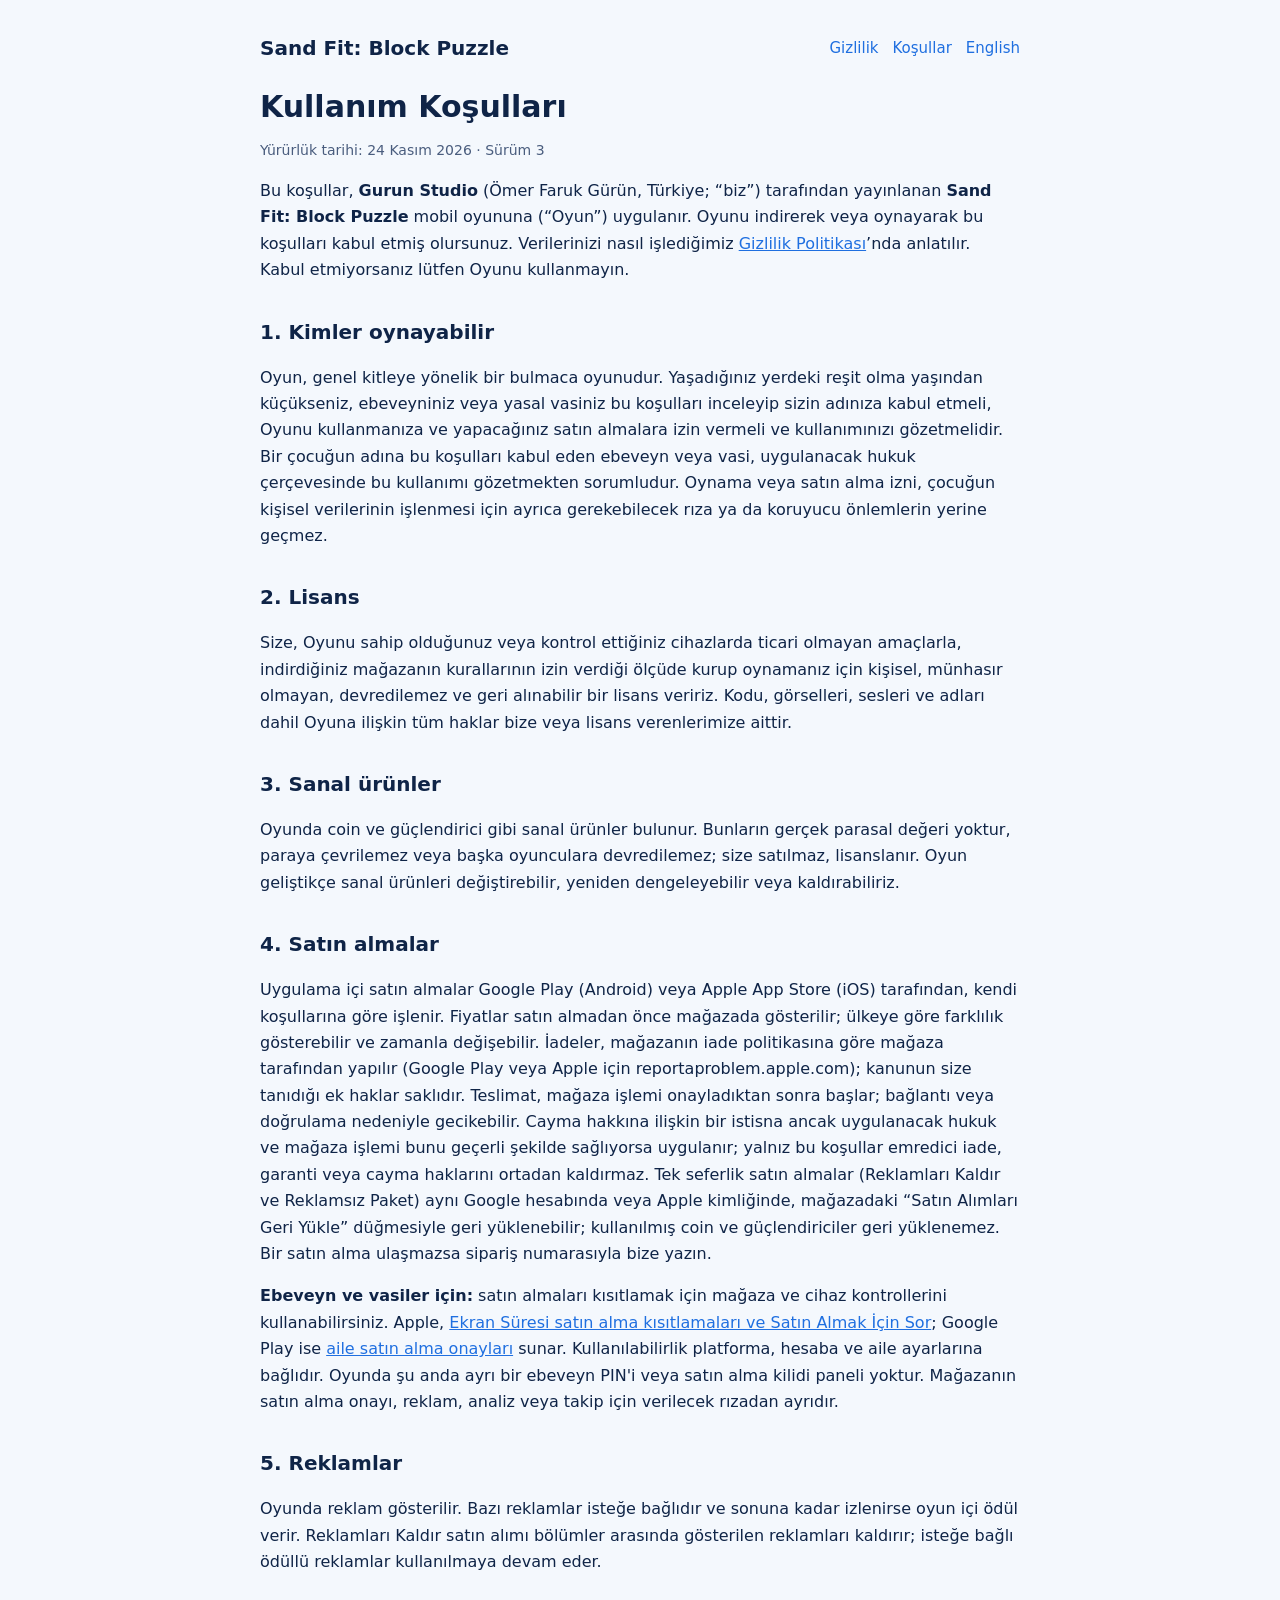
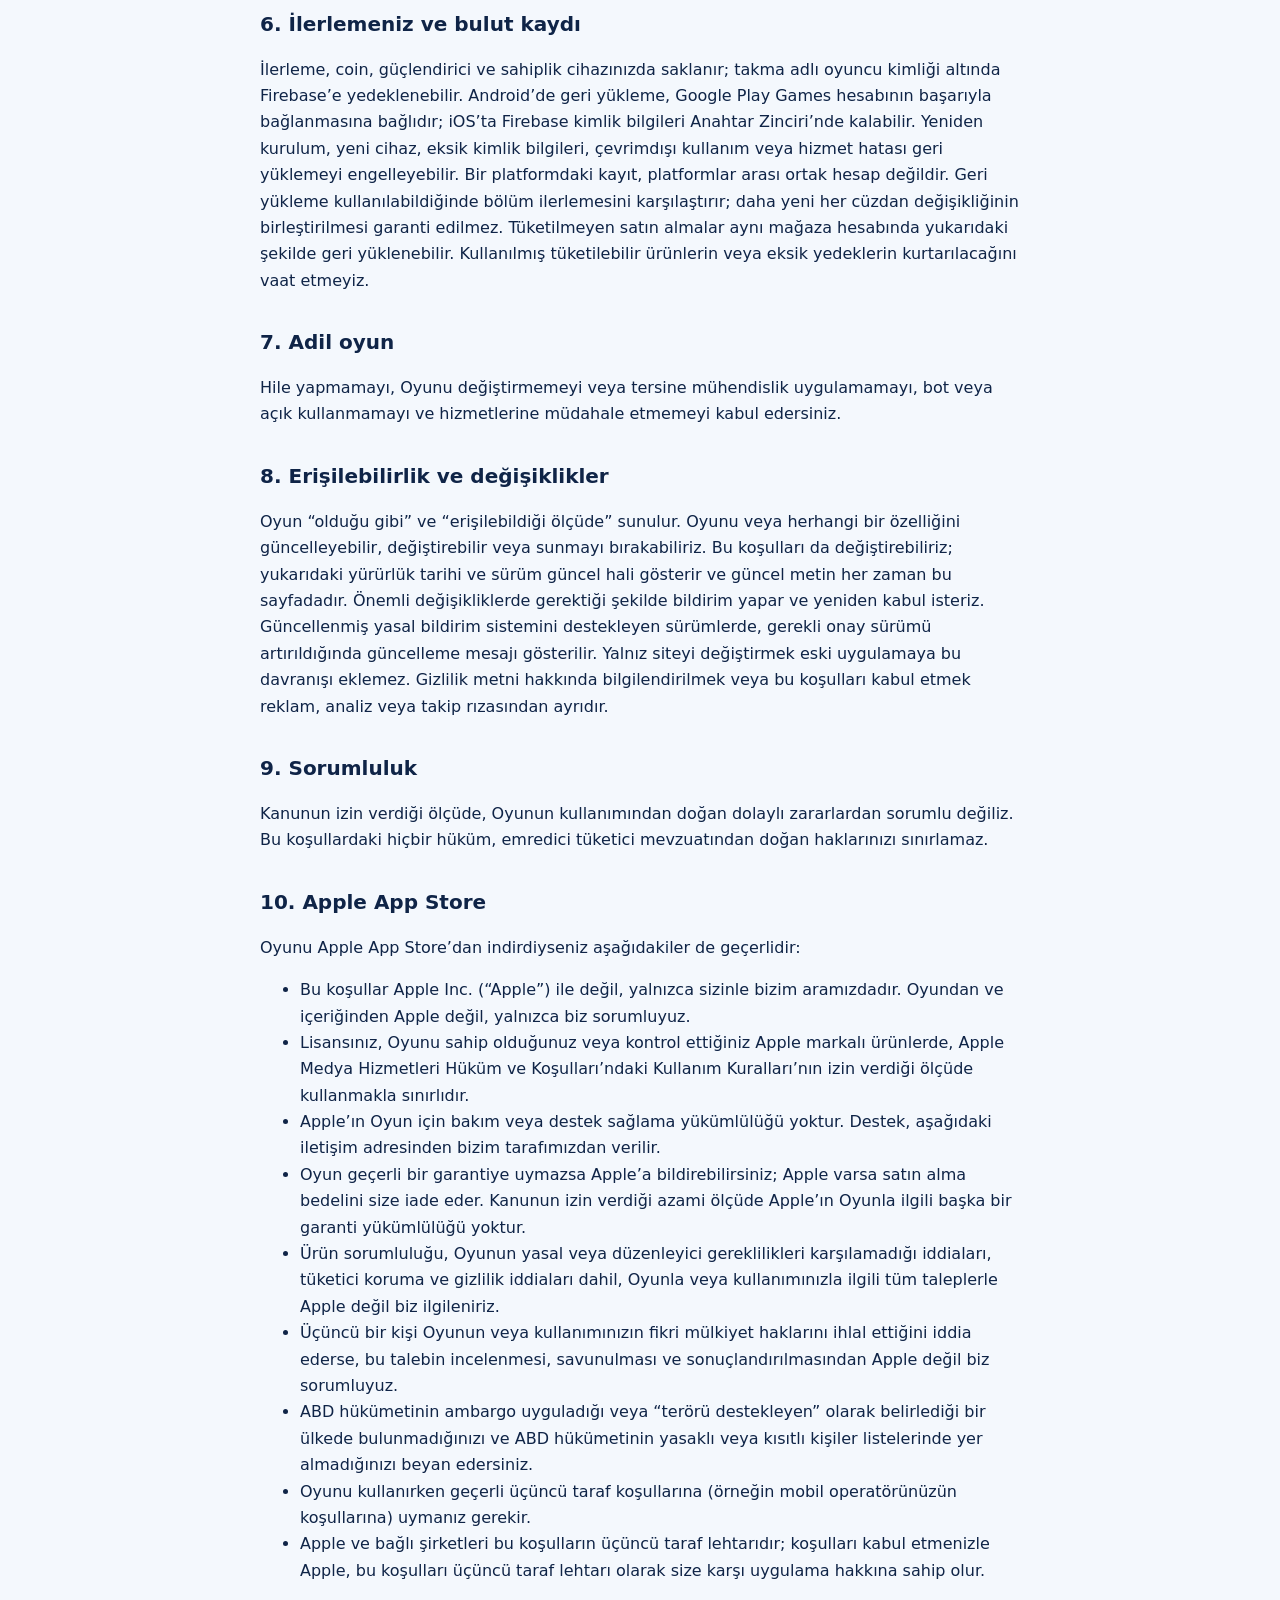
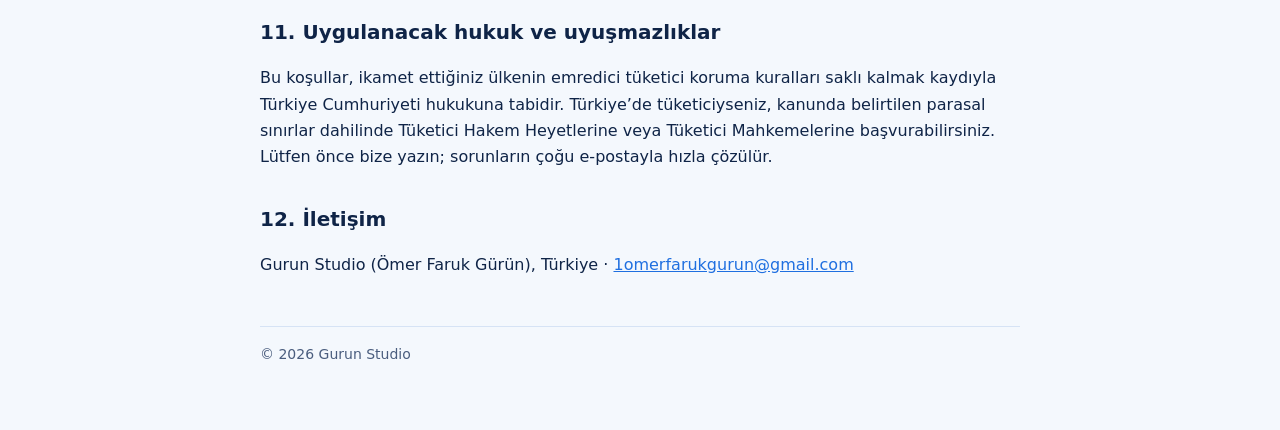
<file: sandfit/tr/terms/index.html>
<!doctype html>
<html lang="tr">
<head>
<meta charset="utf-8">
<meta name="viewport" content="width=device-width, initial-scale=1">
<title>Kullanım Koşulları – Sand Fit: Block Puzzle</title>
<link rel="stylesheet" href="/sandfit/style.css">
</head>
<body>
<main>
<header>
  <a class="brand" href="/#tr">Sand Fit: Block Puzzle</a>
  <nav><a href="/sandfit/tr/privacy/">Gizlilik</a><a href="/sandfit/tr/terms/">Koşullar</a><a href="/sandfit/terms/">English</a></nav>
</header>

<h1>Kullanım Koşulları</h1>
<p class="muted">Yürürlük tarihi: 24 Kasım 2026 · Sürüm 3</p>

<p>Bu koşullar, <strong>Gurun Studio</strong> (Ömer Faruk Gürün, Türkiye; “biz”) tarafından yayınlanan <strong>Sand Fit: Block Puzzle</strong> mobil oyununa (“Oyun”) uygulanır. Oyunu indirerek veya oynayarak bu koşulları kabul etmiş olursunuz. Verilerinizi nasıl işlediğimiz <a href="/sandfit/tr/privacy/">Gizlilik Politikası</a>’nda anlatılır. Kabul etmiyorsanız lütfen Oyunu kullanmayın.</p>

<h2>1. Kimler oynayabilir</h2>
<p>Oyun, genel kitleye yönelik bir bulmaca oyunudur. Yaşadığınız yerdeki reşit olma yaşından küçükseniz, ebeveyniniz veya yasal vasiniz bu koşulları inceleyip sizin adınıza kabul etmeli, Oyunu kullanmanıza ve yapacağınız satın almalara izin vermeli ve kullanımınızı gözetmelidir. Bir çocuğun adına bu koşulları kabul eden ebeveyn veya vasi, uygulanacak hukuk çerçevesinde bu kullanımı gözetmekten sorumludur. Oynama veya satın alma izni, çocuğun kişisel verilerinin işlenmesi için ayrıca gerekebilecek rıza ya da koruyucu önlemlerin yerine geçmez.</p>

<h2>2. Lisans</h2>
<p>Size, Oyunu sahip olduğunuz veya kontrol ettiğiniz cihazlarda ticari olmayan amaçlarla, indirdiğiniz mağazanın kurallarının izin verdiği ölçüde kurup oynamanız için kişisel, münhasır olmayan, devredilemez ve geri alınabilir bir lisans veririz. Kodu, görselleri, sesleri ve adları dahil Oyuna ilişkin tüm haklar bize veya lisans verenlerimize aittir.</p>

<h2>3. Sanal ürünler</h2>
<p>Oyunda coin ve güçlendirici gibi sanal ürünler bulunur. Bunların gerçek parasal değeri yoktur, paraya çevrilemez veya başka oyunculara devredilemez; size satılmaz, lisanslanır. Oyun geliştikçe sanal ürünleri değiştirebilir, yeniden dengeleyebilir veya kaldırabiliriz.</p>

<h2>4. Satın almalar</h2>
<p>Uygulama içi satın almalar Google Play (Android) veya Apple App Store (iOS) tarafından, kendi koşullarına göre işlenir. Fiyatlar satın almadan önce mağazada gösterilir; ülkeye göre farklılık gösterebilir ve zamanla değişebilir. İadeler, mağazanın iade politikasına göre mağaza tarafından yapılır (Google Play veya Apple için reportaproblem.apple.com); kanunun size tanıdığı ek haklar saklıdır. Teslimat, mağaza işlemi onayladıktan sonra başlar; bağlantı veya doğrulama nedeniyle gecikebilir. Cayma hakkına ilişkin bir istisna ancak uygulanacak hukuk ve mağaza işlemi bunu geçerli şekilde sağlıyorsa uygulanır; yalnız bu koşullar emredici iade, garanti veya cayma haklarını ortadan kaldırmaz. Tek seferlik satın almalar (Reklamları Kaldır ve Reklamsız Paket) aynı Google hesabında veya Apple kimliğinde, mağazadaki “Satın Alımları Geri Yükle” düğmesiyle geri yüklenebilir; kullanılmış coin ve güçlendiriciler geri yüklenemez. Bir satın alma ulaşmazsa sipariş numarasıyla bize yazın.</p>

<p><strong>Ebeveyn ve vasiler için:</strong> satın almaları kısıtlamak için mağaza ve cihaz kontrollerini kullanabilirsiniz. Apple, <a href="https://support.apple.com/en-us/102470" rel="noopener">Ekran Süresi satın alma kısıtlamaları ve Satın Almak İçin Sor</a>; Google Play ise <a href="https://support.google.com/googleplay/answer/7039872?hl=tr" rel="noopener">aile satın alma onayları</a> sunar. Kullanılabilirlik platforma, hesaba ve aile ayarlarına bağlıdır. Oyunda şu anda ayrı bir ebeveyn PIN'i veya satın alma kilidi paneli yoktur. Mağazanın satın alma onayı, reklam, analiz veya takip için verilecek rızadan ayrıdır.</p>

<h2>5. Reklamlar</h2>
<p>Oyunda reklam gösterilir. Bazı reklamlar isteğe bağlıdır ve sonuna kadar izlenirse oyun içi ödül verir. Reklamları Kaldır satın alımı bölümler arasında gösterilen reklamları kaldırır; isteğe bağlı ödüllü reklamlar kullanılmaya devam eder.</p>

<h2>6. İlerlemeniz ve bulut kaydı</h2>
<p>İlerleme, coin, güçlendirici ve sahiplik cihazınızda saklanır; takma adlı oyuncu kimliği altında Firebase’e yedeklenebilir. Android’de geri yükleme, Google Play Games hesabının başarıyla bağlanmasına bağlıdır; iOS’ta Firebase kimlik bilgileri Anahtar Zinciri’nde kalabilir. Yeniden kurulum, yeni cihaz, eksik kimlik bilgileri, çevrimdışı kullanım veya hizmet hatası geri yüklemeyi engelleyebilir. Bir platformdaki kayıt, platformlar arası ortak hesap değildir. Geri yükleme kullanılabildiğinde bölüm ilerlemesini karşılaştırır; daha yeni her cüzdan değişikliğinin birleştirilmesi garanti edilmez. Tüketilmeyen satın almalar aynı mağaza hesabında yukarıdaki şekilde geri yüklenebilir. Kullanılmış tüketilebilir ürünlerin veya eksik yedeklerin kurtarılacağını vaat etmeyiz.</p>

<h2>7. Adil oyun</h2>
<p>Hile yapmamayı, Oyunu değiştirmemeyi veya tersine mühendislik uygulamamayı, bot veya açık kullanmamayı ve hizmetlerine müdahale etmemeyi kabul edersiniz.</p>

<h2>8. Erişilebilirlik ve değişiklikler</h2>
<p>Oyun “olduğu gibi” ve “erişilebildiği ölçüde” sunulur. Oyunu veya herhangi bir özelliğini güncelleyebilir, değiştirebilir veya sunmayı bırakabiliriz. Bu koşulları da değiştirebiliriz; yukarıdaki yürürlük tarihi ve sürüm güncel hali gösterir ve güncel metin her zaman bu sayfadadır. Önemli değişikliklerde gerektiği şekilde bildirim yapar ve yeniden kabul isteriz. Güncellenmiş yasal bildirim sistemini destekleyen sürümlerde, gerekli onay sürümü artırıldığında güncelleme mesajı gösterilir. Yalnız siteyi değiştirmek eski uygulamaya bu davranışı eklemez. Gizlilik metni hakkında bilgilendirilmek veya bu koşulları kabul etmek reklam, analiz veya takip rızasından ayrıdır.</p>

<h2>9. Sorumluluk</h2>
<p>Kanunun izin verdiği ölçüde, Oyunun kullanımından doğan dolaylı zararlardan sorumlu değiliz. Bu koşullardaki hiçbir hüküm, emredici tüketici mevzuatından doğan haklarınızı sınırlamaz.</p>

<h2>10. Apple App Store</h2>
<p>Oyunu Apple App Store’dan indirdiyseniz aşağıdakiler de geçerlidir:</p>
<ul>
  <li>Bu koşullar Apple Inc. (“Apple”) ile değil, yalnızca sizinle bizim aramızdadır. Oyundan ve içeriğinden Apple değil, yalnızca biz sorumluyuz.</li>
  <li>Lisansınız, Oyunu sahip olduğunuz veya kontrol ettiğiniz Apple markalı ürünlerde, Apple Medya Hizmetleri Hüküm ve Koşulları’ndaki Kullanım Kuralları’nın izin verdiği ölçüde kullanmakla sınırlıdır.</li>
  <li>Apple’ın Oyun için bakım veya destek sağlama yükümlülüğü yoktur. Destek, aşağıdaki iletişim adresinden bizim tarafımızdan verilir.</li>
  <li>Oyun geçerli bir garantiye uymazsa Apple’a bildirebilirsiniz; Apple varsa satın alma bedelini size iade eder. Kanunun izin verdiği azami ölçüde Apple’ın Oyunla ilgili başka bir garanti yükümlülüğü yoktur.</li>
  <li>Ürün sorumluluğu, Oyunun yasal veya düzenleyici gereklilikleri karşılamadığı iddiaları, tüketici koruma ve gizlilik iddiaları dahil, Oyunla veya kullanımınızla ilgili tüm taleplerle Apple değil biz ilgileniriz.</li>
  <li>Üçüncü bir kişi Oyunun veya kullanımınızın fikri mülkiyet haklarını ihlal ettiğini iddia ederse, bu talebin incelenmesi, savunulması ve sonuçlandırılmasından Apple değil biz sorumluyuz.</li>
  <li>ABD hükümetinin ambargo uyguladığı veya “terörü destekleyen” olarak belirlediği bir ülkede bulunmadığınızı ve ABD hükümetinin yasaklı veya kısıtlı kişiler listelerinde yer almadığınızı beyan edersiniz.</li>
  <li>Oyunu kullanırken geçerli üçüncü taraf koşullarına (örneğin mobil operatörünüzün koşullarına) uymanız gerekir.</li>
  <li>Apple ve bağlı şirketleri bu koşulların üçüncü taraf lehtarıdır; koşulları kabul etmenizle Apple, bu koşulları üçüncü taraf lehtarı olarak size karşı uygulama hakkına sahip olur.</li>
</ul>

<h2>11. Uygulanacak hukuk ve uyuşmazlıklar</h2>
<p>Bu koşullar, ikamet ettiğiniz ülkenin emredici tüketici koruma kuralları saklı kalmak kaydıyla Türkiye Cumhuriyeti hukukuna tabidir. Türkiye’de tüketiciyseniz, kanunda belirtilen parasal sınırlar dahilinde Tüketici Hakem Heyetlerine veya Tüketici Mahkemelerine başvurabilirsiniz. Lütfen önce bize yazın; sorunların çoğu e-postayla hızla çözülür.</p>

<h2>12. İletişim</h2>
<p>Gurun Studio (Ömer Faruk Gürün), Türkiye · <a href="mailto:1omerfarukgurun@gmail.com">1omerfarukgurun@gmail.com</a></p>

<footer class="muted">© 2026 Gurun Studio</footer>
</main>
</body>
</html>
</file>
<file: sandfit/style.css>
:root {
  --ink: #0f2447;
  --muted: #4a5d7e;
  --line: #d6e3f5;
  --bg: #f4f8fd;
  --card: #ffffff;
  --accent: #1f6fe0;
}
@media (prefers-color-scheme: dark) {
  :root { --ink: #e6eefb; --muted: #9fb2d0; --line: #253a5c; --bg: #0c1a33; --card: #13264a; --accent: #6aa8ff; }
}
* { box-sizing: border-box; }
body {
  margin: 0;
  font: 16px/1.65 system-ui, -apple-system, "Segoe UI", Roboto, sans-serif;
  color: var(--ink);
  background: var(--bg);
  padding: 0 16px;
}
main { max-width: 760px; margin: 0 auto; padding: 32px 0 64px; }
header { display: flex; justify-content: space-between; align-items: center; gap: 12px; flex-wrap: wrap; margin-bottom: 24px; }
header a.brand { font-weight: 800; font-size: 20px; color: var(--ink); text-decoration: none; }
nav a { margin-left: 14px; color: var(--accent); text-decoration: none; font-size: 15px; }
nav a:first-child { margin-left: 0; }
h1 { font-size: 30px; line-height: 1.2; margin: 8px 0 4px; }
h2 { font-size: 20px; margin: 32px 0 8px; }
p, li { color: var(--ink); }
.muted { color: var(--muted); font-size: 14px; }
table { width: 100%; border-collapse: collapse; font-size: 15px; }
th, td { text-align: left; vertical-align: top; padding: 10px 8px; border-bottom: 1px solid var(--line); }
th { color: var(--muted); font-weight: 600; }
.table-wrap { overflow-x: auto; }
a { color: var(--accent); }
footer { margin-top: 48px; padding-top: 16px; border-top: 1px solid var(--line); }
</file>
